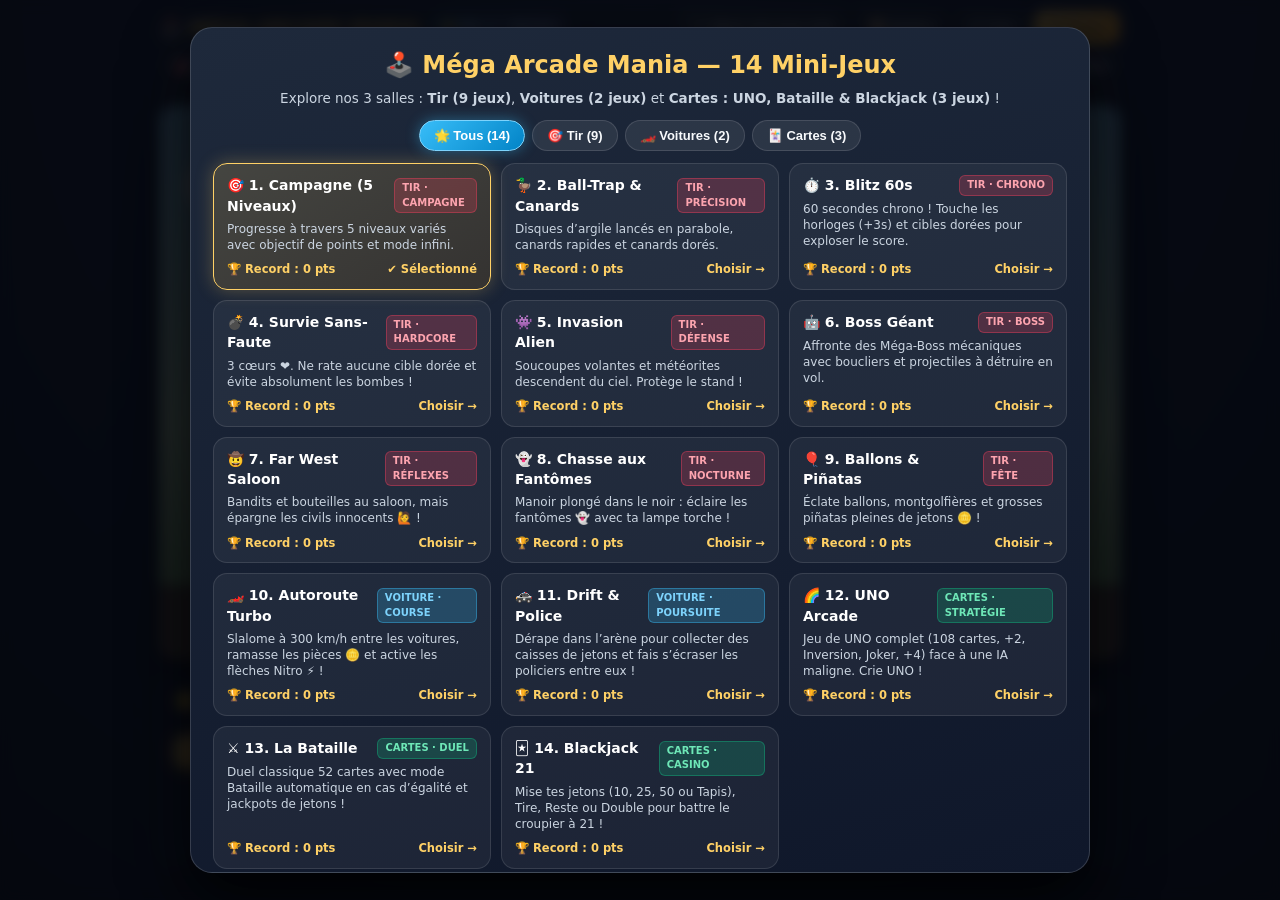
<file: index.html>
<!DOCTYPE html>
<html lang="fr">
<head>
<meta charset="UTF-8">
<meta name="viewport" content="width=device-width, initial-scale=1, viewport-fit=cover">
<title>Méga Arcade Mania — 14 Mini-Jeux (Tir, Voitures & Cartes)</title>
<style>
  *{box-sizing:border-box;user-select:none;-webkit-user-select:none}
  :root{
    --bg-dark:#0b0f17;
    --panel:rgba(255,255,255,.06);
    --panel-border:rgba(255,255,255,.12);
    --gold:#ffb703;
    --gold-light:#ffd166;
    --gold-glow:rgba(255,183,3,.42);
    --neon-blue:#38bdf8;
    --neon-pink:#f43f5e;
    --neon-green:#10b981;
    padding-top:env(safe-area-inset-top,0px);
    padding-bottom:env(safe-area-inset-bottom,0px);
  }
  body{
    margin:0;
    min-height:100vh;
    background:radial-gradient(circle at 50% 0%, #1e293b 0%, #0f172a 55%, #070b12 100%);
    color:#f8fafc;
    font-family:'Inter', system-ui, -apple-system, BlinkMacSystemFont, sans-serif;
    display:flex;
    flex-direction:column;
    align-items:center;
    padding:10px;
  }
  #topbar, #hud, #bars-wrap, #shop-container, .canvas-wrap {
    width:100%;
    max-width:960px;
  }
  #topbar{
    display:flex;
    justify-content:space-between;
    align-items:center;
    gap:8px;
    margin-bottom:8px;
    flex-wrap:wrap;
  }
  .brand-wrap{
    display:flex;
    align-items:center;
    gap:10px;
    flex-wrap:wrap;
  }
  .brand{
    font-weight:900;
    font-size:18px;
    letter-spacing:.03em;
    display:flex;
    align-items:center;
    gap:7px;
    color:var(--gold-light);
    text-shadow:0 2px 12px rgba(255,209,102,.35);
  }
  .rank-badge{
    background:linear-gradient(135deg, rgba(56,189,248,.2), rgba(168,85,247,.2));
    border:1px solid rgba(56,189,248,.4);
    color:#bae6fd;
    font-size:12px;
    font-weight:700;
    padding:4px 10px;
    border-radius:999px;
  }
  .top-actions{
    display:flex;
    gap:6px;
    flex-wrap:wrap;
    align-items:center;
  }
  button{
    padding:8px 13px;
    border:1px solid rgba(255,255,255,.12);
    border-radius:10px;
    background:#1e293b;
    color:#f8fafc;
    font-size:13.5px;
    font-weight:600;
    cursor:pointer;
    transition:transform .12s, background .2s, box-shadow .2s, border-color .2s;
    position:relative;
  }
  button:hover:not(:disabled){
    transform:translateY(-1.5px);
    background:#334155;
    border-color:rgba(255,255,255,.28);
  }
  button:active:not(:disabled){
    transform:scale(.96);
  }
  button:disabled{
    opacity:.38;
    cursor:not-allowed;
  }
  button.active{
    background:linear-gradient(135deg,#ffd166,#f59e0b);
    color:#0f172a;
    font-weight:800;
    border-color:#fef08a;
    box-shadow:0 0 14px var(--gold-glow);
  }
  button.btn-gold{
    background:linear-gradient(135deg,#ffd166,#f59e0b);
    color:#0f172a;
    font-weight:800;
  }
  button.btn-ghost{
    background:rgba(255,255,255,.07);
  }
  .notif-badge{
    position:absolute;
    top:-6px;
    right:-6px;
    background:#ef4444;
    color:#fff;
    font-size:11px;
    font-weight:900;
    min-width:19px;
    height:19px;
    border-radius:999px;
    display:inline-flex;
    align-items:center;
    justify-content:center;
    padding:0 5px;
    box-shadow:0 2px 8px rgba(239,68,68,.7);
    animation:pulseBadge 1.4s infinite;
  }
  @keyframes pulseBadge{
    0%,100%{transform:scale(1)}
    50%{transform:scale(1.18)}
  }
  #hud{
    display:flex;
    justify-content:space-between;
    align-items:center;
    flex-wrap:wrap;
    gap:6px;
    margin-bottom:6px;
  }
  .pill{
    background:var(--panel);
    border:1px solid var(--panel-border);
    border-radius:999px;
    padding:6px 13px;
    font-weight:700;
    font-size:13.5px;
    display:inline-flex;
    align-items:center;
    gap:5px;
    backdrop-filter:blur(6px);
  }
  .pill.combo-active{
    background:linear-gradient(135deg, rgba(255,183,3,.28), rgba(244,63,94,.28));
    border-color:var(--gold);
    color:#fde047;
    transform:scale(1.04);
  }
  #bars-wrap{
    display:grid;
    grid-template-columns:1fr 165px;
    gap:8px;
    margin-bottom:8px;
  }
  @media(max-width:600px){
    #bars-wrap{grid-template-columns:1fr 110px;}
  }
  .bar-box{
    height:9px;
    background:rgba(255,255,255,.1);
    border-radius:999px;
    overflow:hidden;
    position:relative;
  }
  #barfill{
    display:block;
    height:100%;
    width:0;
    background:linear-gradient(90deg,#ffd166,#fb923c);
    transition:width .2s ease-out;
  }
  #combofill{
    display:block;
    height:100%;
    width:0;
    background:linear-gradient(90deg,#38bdf8,#f43f5e);
    transition:width .08s linear;
  }
  .canvas-wrap{
    position:relative;
    border-radius:16px;
    overflow:hidden;
    box-shadow:0 16px 45px rgba(0,0,0,.7), 0 0 0 1px rgba(255,255,255,.14);
  }
  canvas{
    width:100%;
    height:auto;
    display:block;
    touch-action:none;
  }
  canvas.aim-cursor{
    cursor:none;
  }
  canvas.ui-cursor{
    cursor:pointer;
  }
  #shop-container{
    margin-top:12px;
    background:rgba(15,23,42,.82);
    border:1px solid var(--panel-border);
    border-radius:16px;
    padding:12px 14px;
    backdrop-filter:blur(8px);
  }
  .shop-header{
    display:flex;
    justify-content:space-between;
    align-items:center;
    flex-wrap:wrap;
    gap:10px;
    margin-bottom:10px;
    padding-bottom:8px;
    border-bottom:1px solid rgba(255,255,255,.08);
  }
  #tokens{
    font-weight:900;
    font-size:18px;
    color:var(--gold-light);
    display:flex;
    align-items:center;
    gap:6px;
  }
  .tabs{
    display:flex;
    gap:5px;
    flex-wrap:wrap;
  }
  .tab-btn{
    background:rgba(255,255,255,.06);
    border-radius:9px;
    padding:7px 11px;
    font-size:12.5px;
  }
  .tab-btn.active{
    background:var(--gold-light);
    color:#0f172a;
  }
  .grid{
    display:flex;
    flex-wrap:wrap;
    gap:7px;
  }
  .grid button{
    flex:1 1 auto;
    min-width:145px;
    text-align:center;
  }
  .quests-section-title{
    width:100%;
    font-size:12px;
    font-weight:800;
    text-transform:uppercase;
    letter-spacing:.06em;
    color:#94a3b8;
    margin:6px 0 4px;
  }
  .quests-grid{
    display:grid;
    grid-template-columns:repeat(auto-fit, minmax(260px, 1fr));
    gap:9px;
    width:100%;
  }
  .quest-card{
    background:rgba(255,255,255,.05);
    border:1px solid rgba(255,255,255,.1);
    border-radius:12px;
    padding:10px 12px;
    display:flex;
    flex-direction:column;
    justify-content:space-between;
    gap:8px;
  }
  .quest-card.ready{
    background:linear-gradient(135deg, rgba(255,183,3,.16), rgba(16,185,129,.14));
    border-color:var(--gold);
    box-shadow:0 0 16px rgba(255,183,3,.2);
  }
  .q-top{
    display:flex;
    justify-content:space-between;
    align-items:flex-start;
    gap:8px;
  }
  .q-title{
    font-weight:700;
    font-size:13.5px;
    color:#f8fafc;
  }
  .q-reward{
    background:rgba(255,209,102,.18);
    color:#fde047;
    font-weight:800;
    font-size:12px;
    padding:2px 8px;
    border-radius:999px;
    white-space:nowrap;
  }
  .q-prog-wrap{
    display:flex;
    align-items:center;
    gap:8px;
  }
  .q-bar{
    flex:1;
    height:7px;
    background:rgba(255,255,255,.1);
    border-radius:999px;
    overflow:hidden;
  }
  .q-bar > i{
    display:block;
    height:100%;
    background:linear-gradient(90deg, #38bdf8, #10b981);
    transition:width .25s;
  }
  .q-txt{
    font-size:11.5px;
    font-weight:700;
    color:#cbd5e1;
  }
  .stats-grid{
    display:grid;
    grid-template-columns:repeat(auto-fit, minmax(175px, 1fr));
    gap:9px;
    width:100%;
  }
  .stat-card{
    background:rgba(255,255,255,.05);
    border:1px solid rgba(255,255,255,.09);
    border-radius:12px;
    padding:10px 12px;
  }
  .stat-card h4{margin:0 0 4px;font-size:12.5px;color:#ffd166;}
  .stat-card p{margin:0;font-size:16px;font-weight:800;}
  /* Modal Hub des 14 Jeux */
  #overlay{
    position:fixed;
    inset:0;
    background:rgba(5,8,15,.86);
    backdrop-filter:blur(7px);
    display:flex;
    align-items:center;
    justify-content:center;
    padding:14px;
    z-index:30;
    transition:opacity .25s;
    overflow-y:auto;
  }
  #overlay.hidden{
    opacity:0;
    pointer-events:none;
  }
  #card{
    background:linear-gradient(165deg,#1e293b,#0f172a);
    border:1px solid rgba(255,255,255,.16);
    border-radius:22px;
    padding:20px 22px;
    max-width:900px;
    width:100%;
    text-align:center;
    line-height:1.45;
    box-shadow:0 25px 65px rgba(0,0,0,.85);
    animation:pop .28s cubic-bezier(.2,1.35,.4,1);
    max-height:94vh;
    overflow-y:auto;
  }
  @keyframes pop{
    from{transform:scale(.88);opacity:0}
    to{transform:scale(1);opacity:1}
  }
  #card h1{margin:0 0 6px;font-size:24px;color:#ffd166;}
  #card p.subtitle{margin:0 0 12px;font-size:13.5px;color:#cbd5e1;}
  .cat-filters{
    display:flex;
    justify-content:center;
    gap:7px;
    flex-wrap:wrap;
    margin-bottom:12px;
  }
  .cat-btn{
    padding:7px 14px;
    border-radius:999px;
    font-size:13px;
    background:rgba(255,255,255,.08);
  }
  .cat-btn.active{
    background:linear-gradient(135deg,#38bdf8,#0284c7);
    color:#fff;
    border-color:#7dd3fc;
    box-shadow:0 0 14px rgba(56,189,248,.4);
  }
  .modes-grid{
    display:grid;
    grid-template-columns:repeat(auto-fit, minmax(245px, 1fr));
    gap:10px;
    margin:10px 0 16px;
    text-align:left;
  }
  .mode-card{
    background:rgba(255,255,255,.05);
    border:1.5px solid rgba(255,255,255,.11);
    border-radius:14px;
    padding:11px 13px;
    cursor:pointer;
    transition:all .15s;
    display:flex;
    flex-direction:column;
    justify-content:space-between;
  }
  .mode-card:hover{
    background:rgba(255,255,255,.11);
    border-color:#ffd166;
    transform:translateY(-2px);
  }
  .mode-card.selected{
    background:linear-gradient(145deg, rgba(255,209,102,.18), rgba(245,158,11,.12));
    border-color:#ffd166;
    box-shadow:0 0 18px rgba(255,209,102,.28);
  }
  .m-head{
    display:flex;
    justify-content:space-between;
    align-items:center;
    gap:6px;
    margin-bottom:5px;
  }
  .m-title{font-weight:800;font-size:14px;color:#fff;}
  .m-tag{
    font-size:10px;
    font-weight:800;
    padding:2px 7px;
    border-radius:6px;
    text-transform:uppercase;
  }
  .tag-tir{background:rgba(244,63,94,.22);color:#fda4af;border:1px solid rgba(244,63,94,.4);}
  .tag-voiture{background:rgba(56,189,248,.22);color:#7dd3fc;border:1px solid rgba(56,189,248,.4);}
  .tag-cartes{background:rgba(16,185,129,.22);color:#6ee7b7;border:1px solid rgba(16,185,129,.4);}
  .m-desc{font-size:12px;color:#cbd5e1;line-height:1.35;}
  .m-foot{
    margin-top:8px;
    display:flex;
    justify-content:space-between;
    align-items:center;
    font-size:11.5px;
    font-weight:700;
    color:#ffd166;
  }
  #card button.big{
    font-size:17px;
    padding:12px 34px;
    border-radius:12px;
  }
</style>
</head>
<body>

  <!-- Barre supérieure -->
  <div id="topbar">
    <div class="brand-wrap">
      <div class="brand">🕹️ MÉGA ARCADE MANIA</div>
      <span class="rank-badge" id="rank-badge">⭐ Niv. 1 · Novice</span>
    </div>
    <div class="top-actions">
      <button id="btn-modes" class="btn-ghost" title="Choisir parmi les 14 jeux">🎮 Menu des jeux (14)</button>
      <button id="btn-quests-top" class="btn-ghost" title="Voir les quêtes et récompenses">📜 Quêtes</button>
      <button id="btn-sound" class="btn-ghost" title="Activer/Couper le son">🔊 Son</button>
      <button id="pause" class="btn-gold" title="Pause (P)">⏸ Pause</button>
    </div>
  </div>

  <!-- HUD en partie -->
  <div id="hud">
    <span class="pill" id="score">🎯 0 / 12</span>
    <span class="pill" id="combo-pill">🔥 Combo x1</span>
    <span class="pill" id="time">⏱ 40 s</span>
    <span class="pill" id="wname">🔫 Pistolet</span>
    <span class="pill" id="total">🏆 Record 0</span>
  </div>

  <!-- Jauges -->
  <div id="bars-wrap">
    <div class="bar-box" title="Progression"><i id="barfill"></i></div>
    <div class="bar-box" title="Multiplicateur / Bonus"><i id="combofill"></i></div>
  </div>

  <!-- Zone de jeu Canvas -->
  <div class="canvas-wrap">
    <canvas id="c" class="aim-cursor"></canvas>
  </div>

  <!-- Panneau bas : Boutique Unifiée, Quêtes & Records -->
  <div id="shop-container">
    <div class="shop-header">
      <div id="tokens">🪙 Jetons : 0</div>
      <div class="tabs" id="shop-tabs">
        <button class="tab-btn active" data-tab="weapons">🔫 Armes</button>
        <button class="tab-btn" data-tab="cars">🏎️ Bolides</button>
        <button class="tab-btn" data-tab="shooters">🎭 Héros</button>
        <button class="tab-btn" data-tab="themes">🌍 Décors</button>
        <button class="tab-btn" data-tab="quests" id="tab-quests-btn">📜 Quêtes</button>
        <button class="tab-btn" data-tab="stats">🏆 Records</button>
      </div>
    </div>
    <div class="grid" id="shop-content"></div>
  </div>

  <!-- Modal Hub de sélection des 14 mini-jeux -->
  <div id="overlay">
    <div id="card">
      <h1 id="title">🕹️ Méga Arcade Mania</h1>
      <p class="subtitle" id="desc"></p>
      <div class="cat-filters" id="cat-filters">
        <button class="cat-btn active" data-cat="all">🌟 Tous (14)</button>
        <button class="cat-btn" data-cat="tir">🎯 Tir (9)</button>
        <button class="cat-btn" data-cat="voiture">🏎️ Voitures (2)</button>
        <button class="cat-btn" data-cat="cartes">🃏 Cartes (3)</button>
      </div>
      <div class="modes-grid" id="modes-list"></div>
      <button id="go" class="big btn-gold">Lancer la partie</button>
    </div>
  </div>

<script>
const $ = id => document.getElementById(id);
const TAU = Math.PI * 2, W = 900, H = 520;
const cv = $('c'), ctx = cv.getContext('2d');
cv.width = W; cv.height = H;
const GUN = { x: W / 2, y: H - 36 };
const rr = (a, b) => a + Math.random() * (b - a);
const clamp = (v, min, max) => Math.max(min, Math.min(max, v));
const circ = (x, y, r) => { ctx.beginPath(); ctx.arc(x, y, r, 0, TAU); ctx.fill(); };

function roundRect(x, y, w, h, r) {
  ctx.beginPath();
  ctx.moveTo(x + r, y);
  ctx.lineTo(x + w - r, y);
  ctx.quadraticCurveTo(x + w, y, x + w, y + r);
  ctx.lineTo(x + w, y + h - r);
  ctx.quadraticCurveTo(x + w, y + h, x + w - r, y + h);
  ctx.lineTo(x + r, y + h);
  ctx.quadraticCurveTo(x, y + h, x, y + h - r);
  ctx.lineTo(x, y + r);
  ctx.quadraticCurveTo(x, y, x + r, y);
  ctx.closePath();
}

/* ============================================================================
   1. SYNTHÉTISEUR AUDIO WEB AUDIO API (Tir, Voitures, Cartes, Fanfares)
   ============================================================================ */
const SFX = (() => {
  let ac = null;
  function init() {
    if (!ac) {
      const AudioCtx = window.AudioContext || window.webkitAudioContext;
      if (AudioCtx) ac = new AudioCtx();
    }
    if (ac && ac.state === 'suspended') ac.resume();
  }
  function noise(dur, freq, type = 'lowpass', vol = 0.24) {
    if (!P.sound || !ac) return;
    const len = Math.floor(ac.sampleRate * dur);
    const buf = ac.createBuffer(1, len, ac.sampleRate);
    const d = buf.getChannelData(0);
    for (let i = 0; i < len; i++) d[i] = Math.random() * 2 - 1;
    const src = ac.createBufferSource();
    src.buffer = buf;
    const flt = ac.createBiquadFilter();
    flt.type = type;
    flt.frequency.setValueAtTime(freq, ac.currentTime);
    const g = ac.createGain();
    g.gain.setValueAtTime(vol, ac.currentTime);
    g.gain.exponentialRampToValueAtTime(0.001, ac.currentTime + dur);
    src.connect(flt); flt.connect(g); g.connect(ac.destination);
    src.start();
  }
  function tone(f1, f2, dur, type = 'sine', vol = 0.2, delay = 0) {
    if (!P.sound || !ac) return;
    const t0 = ac.currentTime + delay;
    const o = ac.createOscillator();
    const g = ac.createGain();
    o.type = type;
    o.frequency.setValueAtTime(f1, t0);
    if (f2) o.frequency.exponentialRampToValueAtTime(Math.max(20, f2), t0 + dur);
    g.gain.setValueAtTime(vol, t0);
    g.gain.exponentialRampToValueAtTime(0.001, t0 + dur);
    o.connect(g); g.connect(ac.destination);
    o.start(t0); o.stop(t0 + dur);
  }
  return {
    init,
    shoot(w) {
      init();
      if (!P.sound) return;
      const s = w.snd || 'pistol';
      if (s === 'pistol') { noise(0.09, 1800, 'bandpass', 0.22); tone(260, 60, 0.08, 'triangle', 0.18); }
      else if (s === 'heavy') { noise(0.18, 900, 'lowpass', 0.34); tone(150, 35, 0.16, 'sawtooth', 0.24); }
      else if (s === 'shotgun') { noise(0.24, 1100, 'lowpass', 0.38); tone(120, 30, 0.2, 'square', 0.22); }
      else if (s === 'smg') { noise(0.06, 2200, 'bandpass', 0.15); tone(320, 90, 0.05, 'sawtooth', 0.12); }
      else if (s === 'bow') { tone(520, 180, 0.12, 'triangle', 0.18); noise(0.06, 3000, 'highpass', 0.08); }
      else if (s === 'sniper') { noise(0.22, 2600, 'highpass', 0.3); tone(880, 70, 0.22, 'sawtooth', 0.24); }
      else if (s === 'rocket') { noise(0.32, 650, 'lowpass', 0.3); tone(180, 55, 0.28, 'sawtooth', 0.2); }
      else if (s === 'laser') { tone(1250, 220, 0.14, 'sawtooth', 0.2); tone(950, 180, 0.14, 'sine', 0.14); }
    },
    hit(type, combo = 1) {
      init();
      if (!P.sound) return;
      const p = Math.min(1.6, 1 + (combo - 1) * 0.08);
      if (type === 'armor') tone(920, 640, 0.08, 'square', 0.15);
      else if (type === 'canard') { tone(540, 360, 0.09, 'sawtooth', 0.15); tone(580, 340, 0.11, 'sawtooth', 0.15, 0.09); }
      else if (type === 'gold') { tone(880, 1320, 0.1, 'sine', 0.22); tone(1320, 1760, 0.2, 'triangle', 0.22, 0.08); }
      else if (type === 'clock') tone(1046, 1568, 0.14, 'sine', 0.22);
      else if (type === 'bombe' || type === 'otage') { noise(0.42, 420, 'lowpass', 0.42); tone(120, 28, 0.4, 'sawtooth', 0.32); }
      else if (type === 'balloon') { noise(0.07, 3200, 'highpass', 0.26); tone(700, 1100, 0.06, 'sine', 0.18); }
      else if (type === 'ghost') { tone(420, 780, 0.18, 'sine', 0.18); }
      else tone(440 * p, 660 * p, 0.09, 'triangle', 0.18);
    },
    card() { init(); noise(0.055, 3400, 'highpass', 0.2); tone(620, 420, 0.05, 'triangle', 0.12); },
    uno() { init(); tone(660, 880, 0.12, 'triangle', 0.25); tone(880, 1320, 0.2, 'sine', 0.25, 0.1); },
    nitro() { init(); noise(0.28, 1200, 'bandpass', 0.26); tone(220, 680, 0.25, 'sawtooth', 0.2); },
    drift() { init(); noise(0.08, 1500, 'bandpass', 0.08); },
    explode() { init(); noise(0.36, 520, 'lowpass', 0.36); tone(130, 32, 0.34, 'sawtooth', 0.26); },
    buy() { init(); tone(523, 659, 0.09, 'sine', 0.2); tone(659, 1046, 0.16, 'sine', 0.22, 0.08); },
    win() { init(); [523, 659, 784, 1046].forEach((f, i) => tone(f, f * 1.02, 0.16, 'triangle', 0.22, i * 0.1)); },
    lose() { init(); [340, 290, 220].forEach((f, i) => tone(f, f * 0.9, 0.2, 'sawtooth', 0.18, i * 0.14)); }
  };
})();

/* ============================================================================
   2. DONNÉES : 14 MINI-JEUX, 11 ARMES, 8 BOLIDES, 12 HÉROS, 12 DÉCORS
   ============================================================================ */
const MODES = [
  // --- CATÉGORIE TIR (9) ---
  { id: 'campaign', cat: 'tir', icon: '🎯', tag: 'Tir · Campagne', name: '1. Campagne (5 Niveaux)', desc: 'Progresse à travers 5 niveaux variés avec objectif de points et mode infini.' },
  { id: 'duckhunt', cat: 'tir', icon: '🦆', tag: 'Tir · Précision', name: '2. Ball-Trap & Canards', desc: 'Disques d’argile lancés en parabole, canards rapides et canards dorés.' },
  { id: 'blitz',    cat: 'tir', icon: '⏱️', tag: 'Tir · Chrono', name: '3. Blitz 60s', desc: '60 secondes chrono ! Touche les horloges (+3s) et cibles dorées pour exploser le score.' },
  { id: 'survival', cat: 'tir', icon: '💣', tag: 'Tir · Hardcore', name: '4. Survie Sans-Faute', desc: '3 cœurs ❤️. Ne rate aucune cible dorée et évite absolument les bombes !' },
  { id: 'invasion', cat: 'tir', icon: '👾', tag: 'Tir · Défense', name: '5. Invasion Alien', desc: 'Soucoupes volantes et météorites descendent du ciel. Protège le stand !' },
  { id: 'boss',     cat: 'tir', icon: '🤖', tag: 'Tir · Boss', name: '6. Boss Géant', desc: 'Affronte des Méga-Boss mécaniques avec boucliers et projectiles à détruire en vol.' },
  { id: 'farwest',  cat: 'tir', icon: '🤠', tag: 'Tir · Réflexes', name: '7. Far West Saloon', desc: 'Bandits et bouteilles au saloon, mais épargne les civils innocents 🙋 !' },
  { id: 'ghost',    cat: 'tir', icon: '👻', tag: 'Tir · Nocturne', name: '8. Chasse aux Fantômes', desc: 'Manoir plongé dans le noir : éclaire les fantômes 👻 avec ta lampe torche !' },
  { id: 'balloons', cat: 'tir', icon: '🎈', tag: 'Tir · Fête', name: '9. Ballons & Piñatas', desc: 'Éclate ballons, montgolfières et grosses piñatas pleines de jetons 🪙 !' },
  // --- CATÉGORIE VOITURES (2) ---
  { id: 'course',   cat: 'voiture', icon: '🏎️', tag: 'Voiture · Course', name: '10. Autoroute Turbo', desc: 'Slalome à 300 km/h entre les voitures, ramasse les pièces 🪙 et active les flèches Nitro ⚡ !' },
  { id: 'drift',    cat: 'voiture', icon: '🚓', tag: 'Voiture · Poursuite', name: '11. Drift & Police', desc: 'Dérape dans l’arène pour collecter des caisses de jetons et fais s’écraser les policiers entre eux !' },
  // --- CATÉGORIE CARTES (3) ---
  { id: 'uno',      cat: 'cartes', icon: '🌈', tag: 'Cartes · Stratégie', name: '12. UNO Arcade', desc: 'Jeu de UNO complet (108 cartes, +2, Inversion, Joker, +4) face à une IA maligne. Crie UNO !' },
  { id: 'bataille', cat: 'cartes', icon: '⚔️', tag: 'Cartes · Duel', name: '13. La Bataille', desc: 'Duel classique 52 cartes avec mode Bataille automatique en cas d’égalité et jackpots de jetons !' },
  { id: 'blackjack',cat: 'cartes', icon: '🃏', tag: 'Cartes · Casino', name: '14. Blackjack 21', desc: 'Mise tes jetons (10, 25, 50 ou Tapis), Tire, Reste ou Double pour battre le croupier à 21 !' }
];

const WEAPONS = [
  { name: 'Pistolet', price: 0, cool: 330, pellets: 1, spread: 0.01, dmg: 1, color: '#cbd5e1', snd: 'pistol' },
  { name: 'Revolver', price: 10, cool: 480, pellets: 1, spread: 0.005, dmg: 2, color: '#94a3b8', snd: 'heavy' },
  { name: 'Fusil à pompe', price: 20, cool: 760, pellets: 6, spread: 0.12, dmg: 1, color: '#b45309', snd: 'shotgun' },
  { name: 'Mitraillette', price: 30, cool: 88, pellets: 1, spread: 0.06, dmg: 1, color: '#f87171', snd: 'smg' },
  { name: "Fusil d'assaut", price: 45, cool: 145, pellets: 1, spread: 0.03, dmg: 1, color: '#4ade80', snd: 'smg' },
  { name: 'Arbalète', price: 55, cool: 850, pellets: 1, spread: 0, dmg: 3, color: '#d97706', snd: 'bow' },
  { name: 'Sniper', price: 60, cool: 1050, pellets: 1, spread: 0, dmg: 4, color: '#38bdf8', snd: 'sniper' },
  { name: 'Lance-grenades', price: 75, cool: 950, pellets: 1, spread: 0.02, dmg: 2, splash: 75, color: '#84cc16', snd: 'rocket' },
  { name: 'Lance-roquette', price: 100, cool: 1250, pellets: 1, spread: 0, dmg: 3, splash: 125, color: '#ef4444', snd: 'rocket' },
  { name: 'Mini-gun', price: 150, cool: 58, pellets: 1, spread: 0.08, dmg: 1, color: '#facc15', snd: 'smg' },
  { name: 'Canon laser', price: 200, cool: 240, pellets: 1, spread: 0, dmg: 5, color: '#f472b6', snd: 'laser' }
];

const CARS = [
  { name: 'Citadine', price: 0, speed: 1.0, handling: 1.0, body: '#ef4444', stripe: '#ffffff', style: 'compact' },
  { name: 'Coupé Sport', price: 25, speed: 1.12, handling: 1.12, body: '#3b82f6', stripe: '#facc15', style: 'sport' },
  { name: 'Muscle Car', price: 45, speed: 1.22, handling: 1.05, body: '#f97316', stripe: '#111827', style: 'muscle' },
  { name: 'Rallye 4x4', price: 65, speed: 1.18, handling: 1.32, body: '#10b981', stripe: '#fef08a', style: 'rally' },
  { name: 'Police Interceptor', price: 90, speed: 1.28, handling: 1.22, body: '#0f172a', stripe: '#38bdf8', style: 'police' },
  { name: 'Formule 1', price: 130, speed: 1.42, handling: 1.38, body: '#dc2626', stripe: '#f8fafc', style: 'f1' },
  { name: 'Cyber-Truck', price: 165, speed: 1.35, handling: 1.25, body: '#94a3b8', stripe: '#22d3ee', style: 'cyber' },
  { name: 'Hypercar Dorée', price: 220, speed: 1.52, handling: 1.45, body: '#eab308', stripe: '#18181b', style: 'hyper' }
];

const KINDS = {
  cible:      { r: 21, pts: 1, hp: 1, life: 2400 },
  canard:     { r: 22, pts: 3, hp: 1, life: Infinity },
  pigeon:     { r: 17, pts: 4, hp: 1, life: Infinity },
  blindee:    { r: 28, pts: 5, hp: 3, life: 4200 },
  caisse:     { r: 19, pts: 2, hp: 1, life: 2800 },
  doree:      { r: 18, pts: 10, hp: 1, life: 2200 },
  horloge:    { r: 20, pts: 2, hp: 1, life: 2600 },
  bombe:      { r: 20, pts: -5, hp: 1, life: 3200 },
  alien:      { r: 24, pts: 4, hp: 2, life: Infinity },
  meteore:    { r: 27, pts: 6, hp: 3, life: Infinity },
  boss:       { r: 58, pts: 40, hp: 35, life: Infinity },
  bossOrb:    { r: 16, pts: 2, hp: 1, life: Infinity },
  bandit:     { r: 24, pts: 4, hp: 1, life: 2300 },
  bouteille:  { r: 16, pts: 3, hp: 1, life: 2500 },
  otage:      { r: 24, pts: -8, hp: 1, life: 2400 },
  fantome:    { r: 25, pts: 5, hp: 1, life: 4500 },
  citrouille: { r: 22, pts: 4, hp: 2, life: 3600 },
  chauve:     { r: 18, pts: 3, hp: 1, life: Infinity },
  ballon:     { r: 22, pts: 2, hp: 1, life: Infinity },
  montgolf:   { r: 30, pts: 5, hp: 2, life: Infinity },
  pinata:     { r: 34, pts: 12, hp: 4, life: Infinity }
};

const LEVELS = [
  { label: 'Facile', goal: 12, time: 40, types: ['cible', 'cible', 'doree'], spawn: 850, speed: 1, max: 5 },
  { label: 'Canards', goal: 24, time: 42, types: ['cible', 'canard', 'canard', 'doree'], spawn: 760, speed: 1.2, max: 6 },
  { label: 'Blindées', goal: 40, time: 45, types: ['cible', 'canard', 'blindee', 'caisse'], spawn: 680, speed: 1.35, max: 7 },
  { label: 'Pièges', goal: 58, time: 48, types: ['cible', 'canard', 'blindee', 'caisse', 'bombe', 'doree'], spawn: 580, speed: 1.55, max: 8 },
  { label: 'Expert', goal: 80, time: 52, types: ['canard', 'blindee', 'caisse', 'bombe', 'doree', 'pigeon'], spawn: 460, speed: 1.85, max: 9 }
];

const THEMES = [
  { name: 'Classique', ico: '🌤️', lvl: 0, sky: ['#7ec4eb', '#bfe3b4', '#6b9a4f'], ground: '#5a4a32', ring: '#d33', duck: '#ffd21f', felt: '#14532d' },
  { name: 'Nuit', ico: '🌙', lvl: 1, stars: true, sky: ['#0b1026', '#243b6b', '#1a2a18'], ground: '#2a2a2a', ring: '#0ff', duck: '#ffe066', cloud: 'rgba(255,255,255,.15)', felt: '#1e1b4b' },
  { name: 'Désert', ico: '🏜️', lvl: 2, sky: ['#f7c873', '#fbe3a8', '#d9a35a'], ground: '#b98a4a', ring: '#c0392b', duck: '#8d5524', felt: '#78350f' },
  { name: 'Neige', ico: '❄️', lvl: 3, snow: true, sky: ['#cfe8f7', '#f2fafd', '#e8f1f5'], ground: '#ffffff', ring: '#2c7be5', duck: '#ff7b00', felt: '#0c4a6e' },
  { name: 'Montagne', ico: '⛰️', price: 40, sky: ['#6fa8dc', '#b7d7f2', '#e8f1f8'], ground: '#5d6b4a', peaks: '#8a8f96', ring: '#e67e22', duck: '#f1c40f', felt: '#064e3b' },
  { name: 'Russie (hiver)', ico: '🐻', price: 50, snow: true, sky: ['#9fb8c9', '#dfe9f0', '#eef3f6'], ground: '#ffffff', peaks: '#c9d6e0', ring: '#c0392b', duck: '#2c3e50', felt: '#1e293b' },
  { name: 'Volcan', ico: '🌋', price: 60, embers: true, sky: ['#2a0a04', '#7a2a0a', '#ff6b00'], ground: '#2b1b17', peaks: '#1a0f0c', ring: '#ffcc00', duck: '#ffb347', felt: '#450a0a' },
  { name: 'Enfer rouge', ico: '😈', price: 80, embers: true, sky: ['#3a0a0a', '#8b1a1a', '#4a1010'], ground: '#5a1f1f', peaks: '#2e0b0b', ring: '#ffcc00', duck: '#ff8c00', felt: '#7f1d1d' },
  { name: 'Everest', ico: '🏔️', price: 120, snow: true, sky: ['#0b1a33', '#3c5a80', '#e8f3ff'], ground: '#f5fbff', peaks: '#dfe9f2', ring: '#e74c3c', duck: '#ffd21f', felt: '#0f172a' },
  { name: 'Fromage', ico: '🧀', price: 25, sky: ['#fff3a0', '#ffe066', '#f5c518'], ground: '#e0a800', ring: '#fff', duck: '#ff6f00', felt: '#854d0e' },
  { name: 'Bonbonland', ico: '🍭', price: 35, sky: ['#ffc6e8', '#ffe0f4', '#ff8fd0'], ground: '#ffb3de', ring: '#7b2cbf', duck: '#00e5ff', felt: '#701a75' },
  { name: 'Discothèque', ico: '🪩', price: 70, disco: true, sky: ['#222', '#333', '#111'], ground: '#111', ring: '#ff00ff', duck: '#00ffff', felt: '#311042' }
];

const SHOOTERS = [
  { n: 'Soldat', e: '🪖', price: 0 }, { n: 'Président', e: '🤵', price: 0 },
  { n: 'Cowboy', e: '🤠', price: 0 }, { n: 'Ninja', e: '🥷', price: 0 },
  { n: 'Poule', e: '🐔', price: 15 }, { n: 'Grenouille', e: '🐸', price: 25 },
  { n: 'Perroquet', e: '🦜', price: 30 }, { n: 'Mamie', e: '👵', price: 40 },
  { n: 'Zombie', e: '🧟', price: 45 }, { n: 'Robot', e: '🤖', price: 60 },
  { n: 'Alien', e: '👽', price: 80 }, { n: 'Licorne', e: '🦄', price: 100 }
];

/* ============================================================================
   3. QUÊTES DYNAMIQUES MULTI-GENRES & SUCCÈS PERMANENTS
   ============================================================================ */
const QUEST_TEMPLATES = [
  { type: 'kills', title: '🎯 Élimine 25 cibles au stand', goal: 25, reward: 20 },
  { type: 'ducks', title: '🦆 Touche 10 canards ou pigeons', goal: 10, reward: 25 },
  { type: 'combo', title: '🔥 Atteins un Combo x5 au tir', goal: 1, reward: 30 },
  { type: 'tokens', title: '🪙 Gagne 45 jetons en jeu', goal: 45, reward: 25 },
  { type: 'ghosts', title: '👻 Chasse 12 fantômes ou citrouilles', goal: 12, reward: 30 },
  { type: 'balloons', title: '🎈 Éclate 20 ballons ou piñatas', goal: 20, reward: 25 },
  { type: 'boss', title: '🤖 Bats 1 Boss Géant', goal: 1, reward: 40 },
  { type: 'drive_dist', title: '🏎️ Parcours 600 m sur Autoroute Turbo', goal: 600, reward: 30 },
  { type: 'police_wreck', title: '🚓 Sème 5 voitures de police en Drift', goal: 5, reward: 35 },
  { type: 'battle_tricks', title: '⚔️ Gagne 6 plis à La Bataille', goal: 6, reward: 25 },
  { type: 'uno_special', title: '🌈 Pose 3 cartes spéciales au UNO', goal: 3, reward: 30 },
  { type: 'card_wins', title: '🃏 Remporte 2 manches de cartes (UNO/Bataille/21)', goal: 2, reward: 40 }
];

const CAREER_ACHIEVEMENTS = [
  { id: 'c_weapons', title: '🔫 Arsenal varié (5 armes)', check: () => P.wOwned.length, goal: 5, reward: 50 },
  { id: 'c_all_weapons', title: '👑 Maître Armurier (11 armes)', check: () => P.wOwned.length, goal: 11, reward: 150 },
  { id: 'c_cars', title: '🏎️ Collectionneur Auto (4 bolides)', check: () => P.cOwned.length, goal: 4, reward: 60 },
  { id: 'c_all_cars', title: '🏁 Écurie de Légende (8 bolides)', check: () => P.cOwned.length, goal: 8, reward: 150 },
  { id: 'c_shooters', title: '🎭 Troupe d’élite (8 héros)', check: () => P.sOwned.length, goal: 8, reward: 60 },
  { id: 'c_themes', title: '🌍 Globe-trotter (8 décors)', check: () => P.tOwned.length + Math.min(4, P.maxLevel + 1), goal: 8, reward: 60 },
  { id: 'c_kills500', title: '🎯 Tireur d’élite (500 cibles)', check: () => P.stats.totalKills, goal: 500, reward: 120 },
  { id: 'c_cardmaster', title: '🃏 Roi des Cartes (10 victoires cartes)', check: () => P.stats.cardWins, goal: 10, reward: 90 },
  { id: 'c_modes', title: '🕹️ Touche-à-tout (8 jeux testés)', check: () => Object.values(P.best).filter(v => v > 0).length, goal: 8, reward: 100 }
];

/* ============================================================================
   4. SAUVEGARDE & MIGRATION COMPATIBLE (stand-de-tir-v2 / v3 / v1)
   ============================================================================ */
const KEY_MAIN = 'mega-arcade-mania-v1';
const KEY_OLD4 = 'arcade-tir-mania-v1';
const KEY_OLD3 = 'stand-de-tir-v3';
const KEY_OLD2 = 'stand-de-tir-v2';

const P = {
  tokens: 0,
  maxLevel: 0,
  theme: 0,
  shooter: 0,
  car: 0,
  wOwned: [0],
  cOwned: [0],
  sOwned: [0, 1, 2, 3],
  tOwned: [],
  sound: true,
  xp: 0,
  best: {
    campaign: 0, duckhunt: 0, blitz: 0, survival: 0,
    invasion: 0, boss: 0, farwest: 0, ghost: 0, balloons: 0,
    course: 0, drift: 0, uno: 0, bataille: 0, blackjack: 0
  },
  stats: { totalKills: 0, bossesDefeated: 0, cardWins: 0, policeWrecked: 0 },
  activeQuests: [],
  claimedCareer: []
};

function generateQuest(excludeTitles = []) {
  const pool = QUEST_TEMPLATES.filter(q => !excludeTitles.includes(q.title));
  const tpl = pool[Math.floor(Math.random() * pool.length)] || QUEST_TEMPLATES[0];
  return {
    id: 'q_' + Date.now() + '_' + Math.floor(Math.random() * 9999),
    type: tpl.type,
    title: tpl.title,
    goal: tpl.goal,
    prog: 0,
    reward: tpl.reward
  };
}

function ensureQuests() {
  if (!Array.isArray(P.activeQuests)) P.activeQuests = [];
  while (P.activeQuests.length < 3) {
    const existing = P.activeQuests.map(q => q.title);
    P.activeQuests.push(generateQuest(existing));
  }
}

function save() {
  try { localStorage.setItem(KEY_MAIN, JSON.stringify(P)); } catch (e) {}
}

function load() {
  try {
    const raw = localStorage.getItem(KEY_MAIN) || localStorage.getItem(KEY_OLD4) || localStorage.getItem(KEY_OLD3) || localStorage.getItem(KEY_OLD2);
    if (raw) {
      const parsed = JSON.parse(raw);
      Object.assign(P, parsed);
      P.best = Object.assign({
        campaign: 0, duckhunt: 0, blitz: 0, survival: 0,
        invasion: 0, boss: 0, farwest: 0, ghost: 0, balloons: 0,
        course: 0, drift: 0, uno: 0, bataille: 0, blackjack: 0
      }, parsed.best || {});
      P.stats = Object.assign({ totalKills: 0, bossesDefeated: 0, cardWins: 0, policeWrecked: 0 }, parsed.stats || {});
      if (!Array.isArray(P.cOwned) || !P.cOwned.length) P.cOwned = [0];
      if (typeof P.car !== 'number') P.car = 0;
      if (!Array.isArray(P.claimedCareer)) P.claimedCareer = [];
    }
  } catch (e) {}
  ensureQuests();
  save();
}
load();

function progressQuest(type, amount = 1, setMax = false) {
  let updated = false;
  for (const q of P.activeQuests) {
    if (q.type === type && q.prog < q.goal) {
      q.prog = setMax ? Math.max(q.prog, amount) : Math.min(q.goal, q.prog + amount);
      updated = true;
    }
  }
  if (updated) {
    dirty = true;
    save();
  }
}

function countClaimableQuests() {
  let count = P.activeQuests.filter(q => q.prog >= q.goal).length;
  for (const c of CAREER_ACHIEVEMENTS) {
    if (!P.claimedCareer.includes(c.id) && c.check() >= c.goal) count++;
  }
  return count;
}

/* ============================================================================
   5. ÉTAT GLOBAL, ENTRÉES & ZONES CLIQUABLES DU CANVAS
   ============================================================================ */
let mode = 'campaign';
let hubCat = 'all';
let shopTab = 'weapons';
let state = 'menu'; // 'menu' | 'play' | 'paused' | 'levelup' | 'gameover'
let level = 0, total = 0, score = 0, timeLeft = 40, lives = 3;
let bossStage = 1;
let cur = 0, dirty = true, clock = 0, last = 0, spawnT = 0, lastShot = 0;
let holding = false, shake = 0, flashT = 0, recoil = 0;
let combo = 1, comboTimer = 0;
const COMBO_MAX_TIME = 2400;
let freezeTimer = 0, rapidTimer = 0;
let mouse = { x: W / 2, y: H / 2, down: false };
const keys = {};
let canvasButtons = []; // Zones interactives cliquables dans le canvas (pour les cartes & tactile)

let targets = [], dying = [], parts = [], tracers = [], rings = [], pops = [];
const clouds = Array.from({ length: 5 }, () => ({ x: Math.random() * W, y: 30 + Math.random() * 120, s: .6 + Math.random() * .8, v: .08 + Math.random() * .15 }));
const stars = Array.from({ length: 45 }, () => ({ x: Math.random() * W, y: Math.random() * (H - 90), r: 0.7 + Math.random() * 1.5, p: Math.random() * TAU }));
const weatherParts = Array.from({ length: 40 }, () => ({ x: Math.random() * W, y: Math.random() * H, vy: 0.6 + Math.random() * 1.4, vx: (Math.random() - 0.5) * 0.6, s: 1.5 + Math.random() * 2.5 }));

function themeOwned(i) {
  const t = THEMES[i];
  return P.tOwned.includes(i) || (t.lvl !== undefined && t.lvl <= P.maxLevel);
}
function addPop(x, y, text, color, scale = 1) {
  pops.push({ x, y, text, color, life: 950, max: 950, scale });
}
function burst(x, y, c, n, sp) {
  for (let i = 0; i < n; i++) {
    const a = Math.random() * TAU, v = Math.random() * sp;
    parts.push({ x, y, vx: Math.cos(a) * v, vy: Math.sin(a) * v - 1.2, life: 450 + Math.random() * 350, max: 800, c, s: 1.8 + Math.random() * 2.6, rot: 0, vr: 0 });
  }
}

/* ============================================================================
   6. MOTEUR DES 2 JEUX DE VOITURES (AUTOROUTE TURBO & DRIFT POLICE)
   ============================================================================ */
const RACE = {
  playerX: W / 2,
  playerY: H - 95,
  targetX: W / 2,
  roadScroll: 0,
  dist: 0,
  speed: 340,
  nitro: 0,
  invuln: 0,
  obstacles: [],
  pickups: [],
  spawnCD: 0,
  coinCD: 0
};

const DRIFT = {
  x: W / 2,
  y: H / 2,
  angle: -Math.PI / 2,
  vx: 0,
  vy: 0,
  speed: 0,
  skids: [],
  cops: [],
  crates: [],
  copTimer: 0,
  wrecked: 0
};

function initRaceMode() {
  RACE.playerX = W / 2;
  RACE.targetX = W / 2;
  RACE.playerY = H - 92;
  RACE.roadScroll = 0;
  RACE.dist = 0;
  RACE.speed = 320 * CARS[P.car].speed;
  RACE.nitro = 0;
  RACE.invuln = 0;
  RACE.obstacles = [];
  RACE.pickups = [];
  RACE.spawnCD = 600;
  RACE.coinCD = 400;
  lives = 3;
}

function initDriftMode() {
  DRIFT.x = W / 2;
  DRIFT.y = H / 2;
  DRIFT.angle = -Math.PI / 2;
  DRIFT.vx = 0;
  DRIFT.vy = 0;
  DRIFT.skids = [];
  DRIFT.cops = [];
  DRIFT.crates = [];
  DRIFT.copTimer = 1200;
  DRIFT.wrecked = 0;
  lives = 3;
  for (let i = 0; i < 4; i++) spawnDriftCrate();
  spawnCop();
  spawnCop();
}

function spawnDriftCrate() {
  DRIFT.crates.push({
    x: 90 + Math.random() * (W - 180),
    y: 80 + Math.random() * (H - 160),
    r: 18,
    bob: Math.random() * TAU
  });
}

function spawnCop() {
  const side = Math.floor(Math.random() * 4);
  let x = 0, y = 0;
  if (side === 0) { x = Math.random() * W; y = -30; }
  else if (side === 1) { x = W + 30; y = Math.random() * H; }
  else if (side === 2) { x = Math.random() * W; y = H + 30; }
  else { x = -30; y = Math.random() * H; }
  DRIFT.cops.push({ x, y, angle: 0, spd: 2.3 + Math.min(1.6, score / 90) });
}

function updateRace(dt) {
  const carSpec = CARS[P.car];
  const roadLeft = 210, roadRight = W - 210;
  const laneCenters = [265, 388, 512, 635];

  if (RACE.nitro > 0) RACE.nitro = Math.max(0, RACE.nitro - dt);
  if (RACE.invuln > 0) RACE.invuln = Math.max(0, RACE.invuln - dt);

  const baseSpd = (330 + Math.min(340, RACE.dist * 0.08)) * carSpec.speed;
  RACE.speed = RACE.nitro > 0 ? baseSpd * 1.55 : baseSpd;

  const moveSpd = 380 * carSpec.handling * (dt / 1000);
  if (keys['ArrowLeft'] || keys['KeyA'] || keys['KeyQ']) RACE.playerX -= moveSpd;
  if (keys['ArrowRight'] || keys['KeyD']) RACE.playerX += moveSpd;
  if (mouse.down) {
    const diff = mouse.x - RACE.playerX;
    RACE.playerX += clamp(diff * 8 * (dt / 1000), -moveSpd * 1.25, moveSpd * 1.25);
  }
  RACE.playerX = clamp(RACE.playerX, roadLeft + 26, roadRight - 26);

  const dy = RACE.speed * (dt / 1000);
  RACE.roadScroll = (RACE.roadScroll + dy) % 80;
  const prevDist = Math.floor(RACE.dist);
  RACE.dist += dy * 0.12;
  const newDist = Math.floor(RACE.dist);
  if (newDist > prevDist) {
    score += (newDist - prevDist);
    progressQuest('drive_dist', newDist - prevDist);
  }
  timeLeft += dt / 1000;

  // Apparition trafic
  RACE.spawnCD -= dt;
  if (RACE.spawnCD <= 0) {
    const lane = laneCenters[Math.floor(Math.random() * laneCenters.length)];
    const isTruck = Math.random() < 0.28;
    const cols = ['#38bdf8', '#a855f7', '#f43f5e', '#10b981', '#eab308', '#e2e8f0'];
    RACE.obstacles.push({
      x: lane,
      y: -70,
      w: isTruck ? 44 : 36,
      h: isTruck ? 88 : 62,
      vy: RACE.speed * (isTruck ? 0.58 : 0.48),
      color: cols[Math.floor(Math.random() * cols.length)],
      isTruck
    });
    RACE.spawnCD = Math.max(340, 920 - RACE.dist * 0.22);
  }

  // Apparition pièces & flèches Nitro
  RACE.coinCD -= dt;
  if (RACE.coinCD <= 0) {
    const lane = laneCenters[Math.floor(Math.random() * laneCenters.length)];
    const isNitro = Math.random() < 0.24;
    RACE.pickups.push({
      x: lane,
      y: -30,
      r: 18,
      type: isNitro ? 'nitro' : 'coin'
    });
    RACE.coinCD = 550 + Math.random() * 450;
  }

  // Flammes Nitro
  if (RACE.nitro > 0) {
    parts.push({
      x: RACE.playerX + rr(-8, 8), y: RACE.playerY + 34,
      vx: rr(-0.6, 0.6), vy: rr(3, 6), life: 220, max: 220,
      c: Math.random() < 0.5 ? '#38bdf8' : '#fde047', s: 4, rot: 0, vr: 0
    });
  }

  for (const o of RACE.obstacles) {
    o.y += o.vy * (dt / 1000);
    if (Math.abs(o.x - RACE.playerX) < (o.w / 2 + 16) && Math.abs(o.y - RACE.playerY) < (o.h / 2 + 26)) {
      if (RACE.nitro > 0) {
        // Défonce le trafic en mode Nitro !
        o.dead = true;
        score += 15;
        P.tokens += 2;
        progressQuest('tokens', 2);
        SFX.explode();
        shake = 10;
        burst(o.x, o.y, '#38bdf8', 20, 6);
        addPop(o.x, o.y - 20, '⚡ ÉCRASÉ ! +15 pts', '#38bdf8');
      } else if (RACE.invuln <= 0) {
        o.dead = true;
        lives--;
        RACE.invuln = 1500;
        shake = 16;
        SFX.hit('bombe');
        burst(RACE.playerX, RACE.playerY, '#ef4444', 24, 7);
        addPop(RACE.playerX, RACE.playerY - 30, '💥 COLLISION ! -1 ❤️', '#ef4444', 1.2);
        if (lives <= 0) {
          endRun('💥 Crash sur l’autoroute !');
          return;
        }
      }
    }
  }
  RACE.obstacles = RACE.obstacles.filter(o => !o.dead && o.y < H + 110);

  for (const pk of RACE.pickups) {
    pk.y += RACE.speed * 0.85 * (dt / 1000);
    if (Math.hypot(pk.x - RACE.playerX, pk.y - RACE.playerY) < 38) {
      pk.dead = true;
      if (pk.type === 'nitro') {
        RACE.nitro = 3200;
        score += 20;
        SFX.nitro();
        addPop(pk.x, pk.y - 20, '⚡ TURBO NITRO !', '#38bdf8', 1.25);
      } else {
        score += 10;
        P.tokens += 2;
        progressQuest('tokens', 2);
        SFX.buy();
        addPop(pk.x, pk.y - 16, '+10 pts · +2 🪙', '#fde047');
      }
      dirty = true;
      save();
    }
  }
  RACE.pickups = RACE.pickups.filter(pk => !pk.dead && pk.y < H + 50);
}

function updateDrift(dt) {
  const carSpec = CARS[P.car];
  const turnSpd = 3.6 * carSpec.handling * (dt / 1000);
  const accel = 420 * carSpec.speed * (dt / 1000);

  let steering = 0;
  if (keys['ArrowLeft'] || keys['KeyA'] || keys['KeyQ']) steering -= 1;
  if (keys['ArrowRight'] || keys['KeyD']) steering += 1;

  if (mouse.down) {
    const desired = Math.atan2(mouse.y - DRIFT.y, mouse.x - DRIFT.x);
    let diff = desired - DRIFT.angle;
    while (diff > Math.PI) diff -= TAU;
    while (diff < -Math.PI) diff += TAU;
    DRIFT.angle += clamp(diff * 6 * (dt / 1000), -turnSpd * 1.2, turnSpd * 1.2);
    DRIFT.vx += Math.cos(DRIFT.angle) * accel;
    DRIFT.vy += Math.sin(DRIFT.angle) * accel;
  } else {
    DRIFT.angle += steering * turnSpd;
    const thrust = (keys['ArrowDown'] || keys['KeyS']) ? 0.35 : 1.0;
    DRIFT.vx += Math.cos(DRIFT.angle) * accel * thrust;
    DRIFT.vy += Math.sin(DRIFT.angle) * accel * thrust;
  }

  // Physique d'inertie et dérapage contrôlé
  const grip = Math.pow(0.08, dt / 1000);
  DRIFT.vx *= grip;
  DRIFT.vy *= grip;
  const maxV = 270 * carSpec.speed;
  const curV = Math.hypot(DRIFT.vx, DRIFT.vy);
  if (curV > maxV) {
    DRIFT.vx = (DRIFT.vx / curV) * maxV;
    DRIFT.vy = (DRIFT.vy / curV) * maxV;
  }

  DRIFT.x += DRIFT.vx * (dt / 1000);
  DRIFT.y += DRIFT.vy * (dt / 1000);

  // Rebond doux sur les bordures de l'arène
  if (DRIFT.x < 34) { DRIFT.x = 34; DRIFT.vx *= -0.5; }
  if (DRIFT.x > W - 34) { DRIFT.x = W - 34; DRIFT.vx *= -0.5; }
  if (DRIFT.y < 34) { DRIFT.y = 34; DRIFT.vy *= -0.5; }
  if (DRIFT.y > H - 34) { DRIFT.y = H - 34; DRIFT.vy *= -0.5; }

  // Traces de pneus si angle de dérive important
  const velAng = Math.atan2(DRIFT.vy, DRIFT.vx);
  let slip = Math.abs(velAng - DRIFT.angle);
  if (slip > Math.PI) slip = TAU - slip;
  if (curV > 90 && slip > 0.28) {
    DRIFT.skids.push({ x: DRIFT.x, y: DRIFT.y, a: DRIFT.angle, life: 2200 });
    if (Math.random() < 0.35) {
      parts.push({ x: DRIFT.x, y: DRIFT.y, vx: rr(-0.4, 0.4), vy: rr(-0.4, 0.4), life: 320, max: 320, c: 'rgba(226,232,240,0.45)', s: 4.5, rot: 0, vr: 0 });
    }
  }
  for (const s of DRIFT.skids) s.life -= dt;
  DRIFT.skids = DRIFT.skids.filter(s => s.life > 0);

  timeLeft += dt / 1000;

  // Collecte des caisses de jetons
  for (const cr of DRIFT.crates) {
    if (Math.hypot(cr.x - DRIFT.x, cr.y - DRIFT.y) < 36) {
      cr.dead = true;
      score += 15;
      P.tokens += 3;
      progressQuest('tokens', 3);
      SFX.buy();
      burst(cr.x, cr.y, '#ffd166', 16, 5);
      addPop(cr.x, cr.y - 18, '+15 pts · +3 🪙', '#fde047');
      dirty = true;
      save();
    }
  }
  DRIFT.crates = DRIFT.crates.filter(c => !c.dead);
  while (DRIFT.crates.length < 4) spawnDriftCrate();

  // Apparition et poursuite des voitures de police
  DRIFT.copTimer -= dt;
  if (DRIFT.copTimer <= 0 && DRIFT.cops.length < 6) {
    spawnCop();
    DRIFT.copTimer = Math.max(2400, 4800 - score * 12);
  }

  for (let i = 0; i < DRIFT.cops.length; i++) {
    const c = DRIFT.cops[i];
    if (c.dead) continue;
    const targetAng = Math.atan2(DRIFT.y - c.y, DRIFT.x - c.x);
    let diff = targetAng - c.angle;
    while (diff > Math.PI) diff -= TAU;
    while (diff < -Math.PI) diff += TAU;
    c.angle += clamp(diff * 2.4 * (dt / 1000), -2.2 * (dt / 1000), 2.2 * (dt / 1000));
    c.x += Math.cos(c.angle) * c.spd * (dt / 16);
    c.y += Math.sin(c.angle) * c.spd * (dt / 16);

    // Collision entre deux voitures de police -> Explosion & bonus !
    for (let j = i + 1; j < DRIFT.cops.length; j++) {
      const c2 = DRIFT.cops[j];
      if (!c2.dead && Math.hypot(c.x - c2.x, c.y - c2.y) < 34) {
        c.dead = true;
        c2.dead = true;
        score += 30;
        P.tokens += 5;
        P.stats.policeWrecked += 2;
        progressQuest('police_wreck', 2);
        progressQuest('tokens', 5);
        SFX.explode();
        shake = 14;
        burst((c.x + c2.x) / 2, (c.y + c2.y) / 2, '#f97316', 32, 7);
        addPop(c.x, c.y - 20, '🚓💥 POLICE SEMÉE ! +30 pts · +5 🪙', '#38bdf8', 1.2);
        dirty = true;
        save();
      }
    }

    // Collision police -> joueur
    if (!c.dead && Math.hypot(c.x - DRIFT.x, c.y - DRIFT.y) < 32) {
      c.dead = true;
      lives--;
      shake = 16;
      SFX.hit('bombe');
      burst(DRIFT.x, DRIFT.y, '#ef4444', 24, 6);
      addPop(DRIFT.x, DRIFT.y - 24, '🚨 INTERCEPTÉ ! -1 ❤️', '#ef4444', 1.2);
      if (lives <= 0) {
        endRun('🚨 Arrêté par la Police !');
        return;
      }
    }
  }
  DRIFT.cops = DRIFT.cops.filter(c => !c.dead);
}

function drawTopDownCar(x, y, angle, spec, isPolice = false, ph = 0) {
  ctx.save();
  ctx.translate(x, y);
  ctx.rotate(angle + Math.PI / 2);

  // Ombre
  ctx.fillStyle = 'rgba(0,0,0,0.38)';
  roundRect(-17, -27, 38, 58, 9);
  ctx.fill();

  // Carrosserie
  ctx.fillStyle = isPolice ? '#0f172a' : spec.body;
  roundRect(-18, -30, 36, 60, 8);
  ctx.fill();

  // Bande racing ou portière police
  ctx.fillStyle = isPolice ? '#f8fafc' : spec.stripe;
  if (isPolice) {
    ctx.fillRect(-17, -10, 34, 20);
  } else {
    ctx.fillRect(-4, -29, 8, 58);
  }

  // Pare-brise & lunette
  ctx.fillStyle = '#020617';
  roundRect(-13, -15, 26, 13, 3);
  ctx.fill();
  roundRect(-12, 10, 24, 10, 3);
  ctx.fill();

  // Phares avant
  ctx.fillStyle = '#fef08a';
  ctx.fillRect(-14, -30, 6, 3);
  ctx.fillRect(8, -30, 6, 3);

  // Gyrophare si Police
  if (isPolice) {
    const redOn = Math.floor(ph / 4) % 2 === 0;
    ctx.fillStyle = redOn ? '#ef4444' : '#3b82f6';
    ctx.fillRect(-11, -2, 10, 5);
    ctx.fillStyle = redOn ? '#3b82f6' : '#ef4444';
    ctx.fillRect(1, -2, 10, 5);
  }

  ctx.restore();
}

function drawRaceAndDrift() {
  const T = THEMES[P.theme];
  const ph = performance.now() / 40;
  ctx.save();
  if (shake > 0.4) ctx.translate(rr(-shake, shake), rr(-shake, shake));

  if (mode === 'course') {
    // Bas-côtés selon le thème
    ctx.fillStyle = T.ground;
    ctx.fillRect(0, 0, W, H);

    // Asphalte autoroute
    const roadLeft = 210, roadW = W - 420;
    ctx.fillStyle = '#1e293b';
    ctx.fillRect(roadLeft, 0, roadW, H);

    // Bordures vibreurs rouge/blanc
    for (let y = -80 + RACE.roadScroll; y < H; y += 80) {
      ctx.fillStyle = '#ef4444';
      ctx.fillRect(roadLeft - 12, y, 12, 40);
      ctx.fillRect(roadLeft + roadW, y, 12, 40);
      ctx.fillStyle = '#f8fafc';
      ctx.fillRect(roadLeft - 12, y + 40, 12, 40);
      ctx.fillRect(roadLeft + roadW, y + 40, 12, 40);
    }

    // Lignes blanches des 4 voies
    ctx.fillStyle = 'rgba(255,255,255,0.65)';
    [326, 450, 574].forEach(lx => {
      for (let y = -80 + RACE.roadScroll; y < H; y += 80) {
        ctx.fillRect(lx - 3, y + 12, 6, 44);
      }
    });

    // Pickups (Pièces & Flèches Nitro)
    for (const pk of RACE.pickups) {
      if (pk.type === 'nitro') {
        ctx.fillStyle = '#0284c7';
        circ(pk.x, pk.y, 19);
        ctx.fillStyle = '#38bdf8';
        circ(pk.x, pk.y, 14);
        ctx.fillStyle = '#fff';
        ctx.font = 'bold 16px system-ui';
        ctx.textAlign = 'center';
        ctx.textBaseline = 'middle';
        ctx.fillText('⚡', pk.x, pk.y + 1);
      } else {
        ctx.fillStyle = '#f59e0b';
        circ(pk.x, pk.y, 15);
        ctx.fillStyle = '#fde047';
        circ(pk.x, pk.y, 11);
        ctx.fillStyle = '#78350f';
        ctx.font = '900 13px system-ui';
        ctx.textAlign = 'center';
        ctx.textBaseline = 'middle';
        ctx.fillText('🪙', pk.x, pk.y + 1);
      }
    }

    // Trafic
    for (const o of RACE.obstacles) {
      drawTopDownCar(o.x, o.y, Math.PI / 2, { body: o.color, stripe: '#f8fafc' }, false, ph);
    }

    // Voiture du joueur
    if (RACE.invuln <= 0 || Math.floor(clock / 90) % 2 === 0) {
      drawTopDownCar(RACE.playerX, RACE.playerY, -Math.PI / 2, CARS[P.car], CARS[P.car].style === 'police', ph);
    }

    // Particules
    for (const p of parts) {
      ctx.globalAlpha = Math.max(0, p.life / p.max);
      ctx.fillStyle = p.c;
      circ(p.x, p.y, p.s);
    }
    ctx.globalAlpha = 1;

    // Compteur vitesse en bas à droite
    ctx.fillStyle = 'rgba(15,23,42,0.82)';
    roundRect(W - 185, H - 64, 168, 48, 12);
    ctx.fill();
    ctx.fillStyle = RACE.nitro > 0 ? '#38bdf8' : '#ffd166';
    ctx.font = '900 18px system-ui';
    ctx.textAlign = 'center';
    ctx.fillText(`${Math.round(RACE.speed * 0.55)} km/h`, W - 101, H - 34);
  } else {
    // Arène Drift & Police
    ctx.fillStyle = '#1e293b';
    ctx.fillRect(0, 0, W, H);

    // Quadrillage d'asphalte
    ctx.strokeStyle = 'rgba(255,255,255,0.05)';
    ctx.lineWidth = 2;
    for (let x = 0; x < W; x += 60) { ctx.beginPath(); ctx.moveTo(x, 0); ctx.lineTo(x, H); ctx.stroke(); }
    for (let y = 0; y < H; y += 60) { ctx.beginPath(); ctx.moveTo(0, y); ctx.lineTo(W, y); ctx.stroke(); }

    // Bordure arène
    ctx.strokeStyle = '#f59e0b';
    ctx.lineWidth = 8;
    ctx.strokeRect(12, 12, W - 24, H - 24);

    // Traces de pneus
    for (const s of DRIFT.skids) {
      ctx.save();
      ctx.globalAlpha = Math.min(0.45, (s.life / 2200) * 0.45);
      ctx.translate(s.x, s.y);
      ctx.rotate(s.a + Math.PI / 2);
      ctx.fillStyle = '#090d16';
      ctx.fillRect(-14, -4, 6, 8);
      ctx.fillRect(8, -4, 6, 8);
      ctx.restore();
    }
    ctx.globalAlpha = 1;

    // Caisses de jetons
    for (const cr of DRIFT.crates) {
      ctx.save();
      ctx.translate(cr.x, cr.y + Math.sin(clock / 250 + cr.bob) * 4);
      ctx.fillStyle = '#b45309';
      roundRect(-16, -16, 32, 32, 6);
      ctx.fill();
      ctx.strokeStyle = '#fde047';
      ctx.lineWidth = 2.5;
      ctx.stroke();
      ctx.font = '18px serif';
      ctx.textAlign = 'center';
      ctx.textBaseline = 'middle';
      ctx.fillText('🪙', 0, 1);
      ctx.restore();
    }

    // Voitures de police
    for (const c of DRIFT.cops) {
      drawTopDownCar(c.x, c.y, c.angle, null, true, ph);
    }

    // Bolide joueur
    drawTopDownCar(DRIFT.x, DRIFT.y, DRIFT.angle, CARS[P.car], CARS[P.car].style === 'police', ph);

    // Particules fumée/explosions
    for (const p of parts) {
      ctx.globalAlpha = Math.max(0, p.life / p.max);
      ctx.fillStyle = p.c;
      circ(p.x, p.y, p.s);
    }
    ctx.globalAlpha = 1;
  }

  // Textes flottants
  ctx.textAlign = 'center';
  for (const p of pops) {
    ctx.globalAlpha = Math.max(0, p.life / p.max);
    ctx.font = `800 ${Math.round(16 * (p.scale || 1))}px system-ui`;
    ctx.strokeStyle = 'rgba(0,0,0,.75)';
    ctx.lineWidth = 3;
    ctx.strokeText(p.text, p.x, p.y);
    ctx.fillStyle = p.color;
    ctx.fillText(p.text, p.x, p.y);
  }
  ctx.globalAlpha = 1;
  ctx.restore();
}

/* ============================================================================
   7. MOTEUR DES 3 JEUX DE CARTES : UNO, LA BATAILLE & BLACKJACK 21
   ============================================================================ */
// --- A) UNO ARCADE ---
const UNO = {
  deck: [],
  discard: [],
  playerHand: [],
  aiHand: [],
  currentColor: 'red',
  turn: 'player', // 'player' | 'ai'
  pickingColor: false,
  pendingWildCard: null,
  unoCalled: false,
  status: 'À ton tour ! Joue une carte ou pioche.',
  aiTimer: 0
};

const UNO_COLORS = [
  { id: 'red', label: 'Rouge', hex: '#ef4444' },
  { id: 'blue', label: 'Bleu', hex: '#3b82f6' },
  { id: 'green', label: 'Vert', hex: '#10b981' },
  { id: 'yellow', label: 'Jaune', hex: '#eab308' }
];

function buildUnoDeck() {
  const d = [];
  const cols = ['red', 'blue', 'green', 'yellow'];
  for (const c of cols) {
    d.push({ color: c, val: '0', type: 'num' });
    for (let i = 1; i <= 9; i++) {
      d.push({ color: c, val: String(i), type: 'num' });
      d.push({ color: c, val: String(i), type: 'num' });
    }
    for (let k = 0; k < 2; k++) {
      d.push({ color: c, val: '+2', type: 'draw2' });
      d.push({ color: c, val: '🚫', type: 'skip' });
      d.push({ color: c, val: '⇄', type: 'rev' });
    }
  }
  for (let w = 0; w < 4; w++) {
    d.push({ color: 'wild', val: '🌈', type: 'wild' });
    d.push({ color: 'wild', val: '+4', type: 'wild4' });
  }
  return d.sort(() => Math.random() - 0.5);
}

function drawUnoCardFromDeck() {
  if (UNO.deck.length === 0) {
    const top = UNO.discard.pop();
    UNO.deck = UNO.discard.sort(() => Math.random() - 0.5);
    UNO.discard = top ? [top] : [];
  }
  return UNO.deck.pop();
}

function initUno() {
  UNO.deck = buildUnoDeck();
  UNO.playerHand = [];
  UNO.aiHand = [];
  for (let i = 0; i < 7; i++) {
    UNO.playerHand.push(drawUnoCardFromDeck());
    UNO.aiHand.push(drawUnoCardFromDeck());
  }
  let first = drawUnoCardFromDeck();
  while (first.color === 'wild') {
    UNO.deck.unshift(first);
    first = drawUnoCardFromDeck();
  }
  UNO.discard = [first];
  UNO.currentColor = first.color;
  UNO.turn = 'player';
  UNO.pickingColor = false;
  UNO.pendingWildCard = null;
  UNO.unoCalled = false;
  UNO.status = 'À ton tour ! Clique sur une carte jouable ou sur la pioche.';
  UNO.aiTimer = 0;
  score = 0;
  timeLeft = 0;
}

function canPlayUno(card) {
  const top = UNO.discard[UNO.discard.length - 1];
  if (!top) return true;
  if (card.color === 'wild') return true;
  if (card.color === UNO.currentColor) return true;
  if (card.val === top.val) return true;
  return false;
}

function finishUnoMatch(playerWon) {
  const bonusTokens = playerWon ? (15 + UNO.aiHand.length * 3) : 3;
  const pts = playerWon ? (100 + UNO.aiHand.length * 15) : 15;
  score += pts;
  P.tokens += bonusTokens;
  progressQuest('tokens', bonusTokens);
  if (playerWon) {
    P.stats.cardWins++;
    progressQuest('card_wins', 1);
    SFX.win();
  } else {
    SFX.lose();
  }
  dirty = true;
  save();
  endRun(playerWon ? `🌈 VICTOIRE AU UNO ! (+${bonusTokens} 🪙)` : '🤖 L’IA a vidé sa main en premier !');
}

function applyUnoCardEffect(card, who) {
  const oppHand = who === 'player' ? UNO.aiHand : UNO.playerHand;
  if (card.type === 'draw2') {
    oppHand.push(drawUnoCardFromDeck(), drawUnoCardFromDeck());
    UNO.status = who === 'player' ? '💥 +2 cartes pour l’IA et tu rejoues !' : '😱 L’IA te met +2 cartes et rejoue !';
    return true; // rejoue en duel 1v1
  }
  if (card.type === 'wild4') {
    for (let i = 0; i < 4; i++) oppHand.push(drawUnoCardFromDeck());
    UNO.status = who === 'player' ? '🔥 SUPER +4 ! L’IA pioche 4 cartes et tu rejoues !' : '💥 L’IA joue un +4 ! Tu pioches 4 cartes !';
    return true;
  }
  if (card.type === 'skip' || card.type === 'rev') {
    UNO.status = who === 'player' ? '🚫 Tour passé ! Tu rejoues !' : '🚫 L’IA passe ton tour et rejoue !';
    return true;
  }
  return false;
}

function playUnoPlayerCard(idx) {
  if (UNO.turn !== 'player' || UNO.pickingColor) return;
  const card = UNO.playerHand[idx];
  if (!card || !canPlayUno(card)) {
    SFX.lose();
    UNO.status = '⚠️ Carte incompatible ! Choisis même couleur, même symbole ou Joker.';
    return;
  }

  UNO.playerHand.splice(idx, 1);
  UNO.discard.push(card);
  SFX.card();

  if (card.type !== 'num') progressQuest('uno_special', 1);

  if (UNO.playerHand.length === 0) {
    finishUnoMatch(true);
    return;
  }

  // Pénalité oubli UNO si 1 carte restante sans avoir cliqué UNO
  if (UNO.playerHand.length === 1 && !UNO.unoCalled) {
    UNO.playerHand.push(drawUnoCardFromDeck(), drawUnoCardFromDeck());
    addPop(W / 2, H - 150, '⚠️ Contre-UNO ! +2 cartes (clique UNO avant !)', '#ef4444', 1.1);
  }
  UNO.unoCalled = false;

  if (card.color === 'wild') {
    UNO.pickingColor = true;
    UNO.pendingWildCard = card;
    UNO.status = '🎨 Choisis la nouvelle couleur !';
    return;
  }

  UNO.currentColor = card.color;
  const playAgain = applyUnoCardEffect(card, 'player');
  if (!playAgain) {
    UNO.turn = 'ai';
    UNO.aiTimer = 950;
    UNO.status = '🤖 L’IA réfléchit...';
  }
}

function chooseUnoWildColor(colId) {
  if (!UNO.pickingColor) return;
  UNO.currentColor = colId;
  UNO.pickingColor = false;
  const card = UNO.pendingWildCard;
  UNO.pendingWildCard = null;
  SFX.uno();
  const playAgain = applyUnoCardEffect(card, 'player');
  if (!playAgain) {
    UNO.turn = 'ai';
    UNO.aiTimer = 950;
    UNO.status = '🤖 L’IA réfléchit...';
  }
}

function updateUno(dt) {
  timeLeft += dt / 1000;
  if (UNO.turn === 'ai' && !UNO.pickingColor) {
    UNO.aiTimer -= dt;
    if (UNO.aiTimer <= 0) {
      const validIdx = UNO.aiHand.findIndex(c => canPlayUno(c));
      if (validIdx !== -1) {
        const card = UNO.aiHand.splice(validIdx, 1)[0];
        UNO.discard.push(card);
        SFX.card();
        if (UNO.aiHand.length === 0) {
          finishUnoMatch(false);
          return;
        }
        if (UNO.aiHand.length === 1) {
          SFX.uno();
          addPop(W / 2, 110, '🤖 L’IA crie : UNO !', '#f43f5e', 1.15);
        }
        if (card.color === 'wild') {
          // L'IA choisit sa couleur majoritaire
          const counts = { red: 0, blue: 0, green: 0, yellow: 0 };
          UNO.aiHand.forEach(c => { if (counts[c.color] !== undefined) counts[c.color]++; });
          UNO.currentColor = Object.entries(counts).sort((a, b) => b[1] - a[1])[0][0];
        } else {
          UNO.currentColor = card.color;
        }
        const aiAgain = applyUnoCardEffect(card, 'ai');
        if (aiAgain) {
          UNO.aiTimer = 1000;
        } else {
          UNO.turn = 'player';
          UNO.status = 'À ton tour ! Joue une carte ou pioche.';
        }
      } else {
        const drawn = drawUnoCardFromDeck();
        UNO.aiHand.push(drawn);
        SFX.card();
        UNO.turn = 'player';
        UNO.status = '🤖 L’IA a pioché une carte. À toi !';
      }
    }
  }
}

// --- B) LA BATAILLE (52 CARTES) ---
const BATAILLE = {
  playerDeck: [],
  aiDeck: [],
  pot: [],
  lastPlayerCard: null,
  lastAiCard: null,
  inWar: false,
  status: 'Clique sur ton paquet ou appuie sur Espace pour jouer un pli !'
};

function build52Deck() {
  const suits = ['♠', '♥', '♦', '♣'];
  const labels = [
    { v: 2, t: '2' }, { v: 3, t: '3' }, { v: 4, t: '4' }, { v: 5, t: '5' },
    { v: 6, t: '6' }, { v: 7, t: '7' }, { v: 8, t: '8' }, { v: 9, t: '9' },
    { v: 10, t: '10' }, { v: 11, t: 'V' }, { v: 12, t: 'D' }, { v: 13, t: 'R' }, { v: 14, t: 'A' }
  ];
  const d = [];
  for (const s of suits) {
    for (const l of labels) {
      d.push({ suit: s, val: l.v, label: l.t, isRed: (s === '♥' || s === '♦') });
    }
  }
  return d.sort(() => Math.random() - 0.5);
}

function initBataille() {
  const full = build52Deck();
  BATAILLE.playerDeck = full.slice(0, 26);
  BATAILLE.aiDeck = full.slice(26);
  BATAILLE.pot = [];
  BATAILLE.lastPlayerCard = null;
  BATAILLE.lastAiCard = null;
  BATAILLE.inWar = false;
  BATAILLE.status = 'Clique sur « Jouer un pli » (ou Espace) pour lancer le duel !';
  score = 0;
  timeLeft = 0;
}

function stepBataille() {
  if (BATAILLE.playerDeck.length === 0 || BATAILLE.aiDeck.length === 0) {
    const won = BATAILLE.playerDeck.length > BATAILLE.aiDeck.length;
    const reward = won ? 35 : 5;
    P.tokens += reward;
    score += won ? 150 : 20;
    progressQuest('tokens', reward);
    if (won) {
      P.stats.cardWins++;
      progressQuest('card_wins', 1);
      SFX.win();
    } else SFX.lose();
    dirty = true;
    save();
    endRun(won ? `⚔️ VICTOIRE À LA BATAILLE ! (+${reward} 🪙)` : '🤖 L’adversaire a remporté toutes les cartes !');
    return;
  }

  SFX.card();

  // Si on était en état de Bataille (égalité précédente), on pose 1 carte face cachée chacun puis la carte décisive
  if (BATAILLE.inWar) {
    if (BATAILLE.playerDeck.length > 1) BATAILLE.pot.push(BATAILLE.playerDeck.shift());
    if (BATAILLE.aiDeck.length > 1) BATAILLE.pot.push(BATAILLE.aiDeck.shift());
    BATAILLE.inWar = false;
  }

  const pc = BATAILLE.playerDeck.shift();
  const ac = BATAILLE.aiDeck.shift();
  BATAILLE.lastPlayerCard = pc;
  BATAILLE.lastAiCard = ac;
  BATAILLE.pot.push(pc, ac);

  if (pc.val > ac.val) {
    const wonCount = BATAILLE.pot.length;
    BATAILLE.playerDeck.push(...BATAILLE.pot.sort(() => Math.random() - 0.5));
    BATAILLE.pot = [];
    score += wonCount * 5;
    P.tokens += 1;
    progressQuest('battle_tricks', 1);
    progressQuest('tokens', 1);
    BATAILLE.status = `✅ Tu gagnes le pli (${pc.label}${pc.suit} bat ${ac.label}${ac.suit}) ! +${wonCount} cartes & +1 🪙`;
    addPop(W / 2, H / 2 - 40, `+${wonCount} cartes · +1 🪙`, '#4ade80');
    dirty = true;
    save();
  } else if (ac.val > pc.val) {
    const lostCount = BATAILLE.pot.length;
    BATAILLE.aiDeck.push(...BATAILLE.pot.sort(() => Math.random() - 0.5));
    BATAILLE.pot = [];
    BATAILLE.status = `❌ L'adversaire gagne ce pli (${ac.label}${ac.suit} bat ${pc.label}${pc.suit}).`;
  } else {
    BATAILLE.inWar = true;
    SFX.uno();
    BATAILLE.status = `⚔️ BATAILLE ! Égalité sur ${pc.label} ! Clique encore pour la carte décisive !`;
    addPop(W / 2, H / 2 - 20, '⚔️ BATAILLE !', '#fde047', 1.3);
  }
}

// --- C) BLACKJACK 21 ---
const BJ = {
  deck: [],
  playerHand: [],
  dealerHand: [],
  bet: 10,
  phase: 'bet', // 'bet' | 'play' | 'done'
  status: 'Choisis ta mise en jetons puis clique sur Distribuer !'
};

function initBlackjack() {
  BJ.deck = build52Deck().concat(build52Deck());
  BJ.playerHand = [];
  BJ.dealerHand = [];
  BJ.bet = Math.min(10, Math.max(0, P.tokens));
  BJ.phase = 'bet';
  BJ.status = 'Choisis ta mise (10, 25, 50 ou Gratuit) et lance la donne !';
  score = 0;
  timeLeft = 0;
}

function calcBjScore(hand) {
  let sum = 0, aces = 0;
  for (const c of hand) {
    if (c.val === 14) { sum += 11; aces++; }
    else if (c.val >= 10) sum += 10;
    else sum += c.val;
  }
  while (sum > 21 && aces > 0) { sum -= 10; aces--; }
  return sum;
}

function startBjRound() {
  if (BJ.deck.length < 20) BJ.deck = build52Deck().concat(build52Deck());
  if (BJ.bet > P.tokens) BJ.bet = P.tokens;
  P.tokens -= BJ.bet;
  dirty = true;
  save();

  BJ.playerHand = [BJ.deck.pop(), BJ.deck.pop()];
  BJ.dealerHand = [BJ.deck.pop(), BJ.deck.pop()];
  BJ.phase = 'play';
  SFX.card();

  const pScore = calcBjScore(BJ.playerHand);
  if (pScore === 21) {
    finishBjRound(true);
  } else {
    BJ.status = `Tu as ${pScore} points. Tire une carte, Reste ou Double !`;
  }
}

function bjHit() {
  if (BJ.phase !== 'play') return;
  BJ.playerHand.push(BJ.deck.pop());
  SFX.card();
  const s = calcBjScore(BJ.playerHand);
  if (s > 21) {
    finishBjRound(false);
  } else if (s === 21) {
    bjStand();
  } else {
    BJ.status = `Total : ${s} points. Encore une carte ou tu restes ?`;
  }
}

function bjDouble() {
  if (BJ.phase !== 'play' || P.tokens < BJ.bet) return;
  P.tokens -= BJ.bet;
  BJ.bet *= 2;
  dirty = true;
  save();
  BJ.playerHand.push(BJ.deck.pop());
  SFX.card();
  if (calcBjScore(BJ.playerHand) > 21) finishBjRound(false);
  else bjStand();
}

function bjStand() {
  if (BJ.phase !== 'play') return;
  while (calcBjScore(BJ.dealerHand) < 17) {
    BJ.dealerHand.push(BJ.deck.pop());
  }
  finishBjRound(false);
}

function finishBjRound(naturalBj) {
  BJ.phase = 'done';
  const ps = calcBjScore(BJ.playerHand);
  const ds = calcBjScore(BJ.dealerHand);
  const baseBet = Math.max(4, BJ.bet);

  if (ps > 21) {
    SFX.lose();
    BJ.status = `💥 Dépassé (${ps} pts) ! Le croupier gagne.`;
  } else if (naturalBj && ds !== 21) {
    const winTok = Math.ceil(baseBet * 2.5);
    P.tokens += winTok;
    score += 100;
    P.stats.cardWins++;
    progressQuest('card_wins', 1);
    progressQuest('tokens', winTok);
    SFX.win();
    BJ.status = `🃏 BLACKJACK NATUREL ! Tu remportes +${winTok} 🪙 !`;
    addPop(W / 2, H / 2 - 40, `BLACKJACK ! +${winTok} 🪙`, '#fde047', 1.3);
  } else if (ds > 21 || ps > ds) {
    const winTok = baseBet * 2;
    P.tokens += winTok;
    score += 60;
    P.stats.cardWins++;
    progressQuest('card_wins', 1);
    progressQuest('tokens', winTok);
    SFX.win();
    BJ.status = `🎉 Gagné (${ps} contre ${ds}) ! +${winTok} 🪙 !`;
    addPop(W / 2, H / 2 - 40, `GAGNÉ ! +${winTok} 🪙`, '#4ade80', 1.2);
  } else if (ps === ds) {
    P.tokens += BJ.bet;
    SFX.card();
    BJ.status = `🤝 Égalité (${ps} partout). Mise remboursée !`;
  } else {
    SFX.lose();
    BJ.status = `❌ Le croupier gagne (${ds} contre ${ps}).`;
  }
  recordBest(score);
  dirty = true;
  save();
}

/* ============================================================================
   8. RENDU GRAPHIQUE DES 3 JEUX DE CARTES (AVEC BOUTONS INTERACTIFS)
   ============================================================================ */
function drawPlayingCard(x, y, w, h, label, suit, isRed, faceDown = false, customBg = null, highlight = false) {
  ctx.save();
  ctx.translate(x, y);

  // Ombre
  ctx.fillStyle = 'rgba(0,0,0,0.35)';
  roundRect(4, 5, w, h, 10);
  ctx.fill();

  if (faceDown) {
    ctx.fillStyle = '#1e3a8a';
    roundRect(0, 0, w, h, 10);
    ctx.fill();
    ctx.strokeStyle = '#93c5fd';
    ctx.lineWidth = 2.5;
    ctx.stroke();
    ctx.fillStyle = 'rgba(255,255,255,0.12)';
    roundRect(7, 7, w - 14, h - 14, 6);
    ctx.fill();
    ctx.fillStyle = '#ffd166';
    ctx.font = 'bold 18px system-ui';
    ctx.textAlign = 'center';
    ctx.textBaseline = 'middle';
    ctx.fillText('🕹️', w / 2, h / 2);
  } else {
    ctx.fillStyle = customBg || '#ffffff';
    roundRect(0, 0, w, h, 10);
    ctx.fill();
    ctx.strokeStyle = highlight ? '#fde047' : '#cbd5e1';
    ctx.lineWidth = highlight ? 4 : 2;
    ctx.stroke();

    const fg = customBg ? '#ffffff' : (isRed ? '#dc2626' : '#0f172a');
    ctx.fillStyle = fg;
    ctx.font = '900 17px system-ui';
    ctx.textAlign = 'left';
    ctx.textBaseline = 'top';
    ctx.fillText(label, 8, 7);
    if (suit) ctx.fillText(suit, 8, 25);

    ctx.font = '900 28px system-ui';
    ctx.textAlign = 'center';
    ctx.textBaseline = 'middle';
    ctx.fillText(suit || label, w / 2, h / 2 + 4);
  }
  ctx.restore();
}

function drawCanvasButton(id, x, y, w, h, text, bg = '#f59e0b', fg = '#0f172a') {
  canvasButtons.push({ id, x, y, w, h });
  ctx.save();
  ctx.fillStyle = bg;
  roundRect(x, y, w, h, 10);
  ctx.fill();
  ctx.strokeStyle = 'rgba(255,255,255,0.35)';
  ctx.lineWidth = 1.5;
  ctx.stroke();
  ctx.fillStyle = fg;
  ctx.font = '800 14px system-ui';
  ctx.textAlign = 'center';
  ctx.textBaseline = 'middle';
  ctx.fillText(text, x + w / 2, y + h / 2 + 1);
  ctx.restore();
}

function drawCardGames() {
  canvasButtons = [];
  const T = THEMES[P.theme];
  // Tapis de jeu feutré selon le thème
  const g = ctx.createRadialGradient(W / 2, H / 2, 40, W / 2, H / 2, 520);
  g.addColorStop(0, T.felt || '#15803d');
  g.addColorStop(1, '#06180e');
  ctx.fillStyle = g;
  ctx.fillRect(0, 0, W, H);

  ctx.strokeStyle = 'rgba(255,209,102,0.35)';
  ctx.lineWidth = 4;
  roundRect(14, 14, W - 28, H - 28, 18);
  ctx.stroke();

  if (mode === 'uno') {
    const colorMap = { red: '#ef4444', blue: '#3b82f6', green: '#10b981', yellow: '#eab308', wild: '#1e293b' };
    const colorLabel = { red: 'ROUGE', blue: 'BLEU', green: 'VERT', yellow: 'JAUNE' };

    // Main IA en haut
    ctx.fillStyle = '#e2e8f0';
    ctx.font = '700 14px system-ui';
    ctx.textAlign = 'center';
    ctx.fillText(`🤖 Adversaire IA (${UNO.aiHand.length} cartes)`, W / 2, 34);
    const aiSpacing = Math.min(46, 520 / Math.max(1, UNO.aiHand.length));
    const aiStartX = W / 2 - ((UNO.aiHand.length - 1) * aiSpacing + 58) / 2;
    UNO.aiHand.forEach((_, i) => {
      drawPlayingCard(aiStartX + i * aiSpacing, 46, 58, 84, '', '', false, true);
    });

    // Zone centrale : Pioche, Défausse, Couleur active & Bouton UNO
    drawPlayingCard(W / 2 - 145, 175, 76, 112, '', '', false, true);
    drawCanvasButton('uno_draw', W / 2 - 152, 294, 90, 30, '📥 Piocher', '#38bdf8', '#0f172a');

    const top = UNO.discard[UNO.discard.length - 1];
    if (top) {
      drawPlayingCard(W / 2 - 38, 175, 76, 112, top.val, top.val, false, false, colorMap[top.color], true);
    }

    // Indicateur couleur active
    ctx.fillStyle = colorMap[UNO.currentColor];
    roundRect(W / 2 + 56, 185, 115, 42, 10);
    ctx.fill();
    ctx.strokeStyle = '#fff';
    ctx.lineWidth = 2;
    ctx.stroke();
    ctx.fillStyle = '#fff';
    ctx.font = '900 13px system-ui';
    ctx.fillText(`Couleur : ${colorLabel[UNO.currentColor]}`, W / 2 + 113, 206);

    // Bouton UNO !
    const unoBg = UNO.unoCalled ? '#10b981' : (UNO.playerHand.length <= 2 ? '#ef4444' : '#334155');
    drawCanvasButton('uno_call', W / 2 + 56, 238, 115, 42, UNO.unoCalled ? '✔ UNO CRIE !' : '📣 CRIER UNO !', unoBg, '#fff');

    // Sélecteur de couleur si Joker / +4
    if (UNO.pickingColor) {
      ctx.fillStyle = 'rgba(15,23,42,0.92)';
      roundRect(W / 2 - 210, 155, 420, 145, 16);
      ctx.fill();
      ctx.strokeStyle = '#ffd166';
      ctx.lineWidth = 2;
      ctx.stroke();
      ctx.fillStyle = '#ffd166';
      ctx.font = '800 16px system-ui';
      ctx.fillText('Choisis une couleur pour le Joker :', W / 2, 182);
      UNO_COLORS.forEach((c, i) => {
        drawCanvasButton('uno_col_' + c.id, W / 2 - 190 + i * 97, 210, 88, 56, c.label, c.hex, '#fff');
      });
    }

    // Bandeau statut
    ctx.fillStyle = '#fde047';
    ctx.font = '700 14.5px system-ui';
    ctx.fillText(UNO.status, W / 2, 348);

    // Main du Joueur en bas
    const pCount = UNO.playerHand.length;
    const pSpacing = Math.min(76, 740 / Math.max(1, pCount));
    const pStartX = W / 2 - ((pCount - 1) * pSpacing + 74) / 2;
    UNO.playerHand.forEach((c, i) => {
      const cx = pStartX + i * pSpacing;
      const playable = UNO.turn === 'player' && !UNO.pickingColor && canPlayUno(c);
      const cy = playable ? 372 : 386;
      drawPlayingCard(cx, cy, 74, 110, c.val, c.val, false, false, colorMap[c.color], playable);
      canvasButtons.push({ id: 'uno_card_' + i, x: cx, y: cy, w: pSpacing, h: 112 });
    });
  } else if (mode === 'bataille') {
    ctx.fillStyle = '#ffd166';
    ctx.font = '900 22px system-ui';
    ctx.textAlign = 'center';
    ctx.fillText('⚔️ LA BATAILLE (52 CARTES)', W / 2, 46);

    // Paquet Adversaire
    ctx.fillStyle = '#e2e8f0';
    ctx.font = '700 15px system-ui';
    ctx.fillText(`🤖 Adversaire : ${BATAILLE.aiDeck.length} cartes`, 210, 100);
    if (BATAILLE.aiDeck.length > 0) {
      drawPlayingCard(162, 120, 96, 138, '', '', false, true);
    }

    // Paquet Joueur
    ctx.fillText(`🤠 Toi : ${BATAILLE.playerDeck.length} cartes`, W - 210, 100);
    if (BATAILLE.playerDeck.length > 0) {
      drawPlayingCard(W - 258, 120, 96, 138, '', '', false, true, null, true);
    }

    // Cartes jouées au centre
    if (BATAILLE.lastAiCard) {
      const c = BATAILLE.lastAiCard;
      drawPlayingCard(W / 2 - 115, 135, 96, 138, c.label, c.suit, c.isRed, false);
    }
    if (BATAILLE.lastPlayerCard) {
      const c = BATAILLE.lastPlayerCard;
      drawPlayingCard(W / 2 + 19, 135, 96, 138, c.label, c.suit, c.isRed, false);
    }

    if (BATAILLE.pot.length > 0) {
      ctx.fillStyle = '#fde047';
      ctx.font = '800 15px system-ui';
      ctx.fillText(`💰 Enjeu sur la table : ${BATAILLE.pot.length} cartes`, W / 2, 305);
    }

    ctx.fillStyle = '#f8fafc';
    ctx.font = '700 15px system-ui';
    ctx.fillText(BATAILLE.status, W / 2, 345);

    drawCanvasButton('bat_step', W / 2 - 125, 378, 250, 52, BATAILLE.inWar ? '⚔️ JOUER LA BATAILLE !' : '🃏 JOUER UN PLI (Espace)', '#ffd166', '#0f172a');
  } else if (mode === 'blackjack') {
    ctx.fillStyle = '#ffd166';
    ctx.font = '900 22px system-ui';
    ctx.textAlign = 'center';
    ctx.fillText('🃏 BLACKJACK 21', W / 2, 42);

    // Main Croupier
    const dScore = BJ.phase === 'play' ? '?' : calcBjScore(BJ.dealerHand);
    ctx.fillStyle = '#e2e8f0';
    ctx.font = '700 15px system-ui';
    ctx.fillText(`🤵 Croupier (${dScore})`, W / 2, 76);
    BJ.dealerHand.forEach((c, i) => {
      const hide = BJ.phase === 'play' && i === 1;
      drawPlayingCard(W / 2 - 90 + i * 86, 92, 76, 110, c.label, c.suit, c.isRed, hide);
    });

    // Main Joueur
    const pScore = calcBjScore(BJ.playerHand);
    ctx.fillText(`🤠 Ta Main (${pScore} pts) · Mise : ${BJ.bet} 🪙`, W / 2, 232);
    BJ.playerHand.forEach((c, i) => {
      drawPlayingCard(W / 2 - (BJ.playerHand.length * 43) + i * 86, 248, 76, 110, c.label, c.suit, c.isRed, false);
    });

    ctx.fillStyle = '#fde047';
    ctx.font = '700 15px system-ui';
    ctx.fillText(BJ.status, W / 2, 386);

    if (BJ.phase === 'bet' || BJ.phase === 'done') {
      drawCanvasButton('bj_bet_0', W / 2 - 235, 415, 95, 44, 'Gratuit (0)', BJ.bet === 0 ? '#38bdf8' : '#334155', '#fff');
      drawCanvasButton('bj_bet_10', W / 2 - 130, 415, 95, 44, 'Mise 10 🪙', BJ.bet === 10 ? '#38bdf8' : '#334155', '#fff');
      drawCanvasButton('bj_bet_25', W / 2 - 25, 415, 95, 44, 'Mise 25 🪙', BJ.bet === 25 ? '#38bdf8' : '#334155', '#fff');
      drawCanvasButton('bj_deal', W / 2 + 85, 415, 155, 44, '🃏 DISTRIBUER', '#ffd166', '#0f172a');
    } else if (BJ.phase === 'play') {
      drawCanvasButton('bj_hit', W / 2 - 210, 415, 130, 46, '➕ TIRER', '#10b981', '#fff');
      drawCanvasButton('bj_stand', W / 2 - 65, 415, 130, 46, '✋ RESTER', '#f59e0b', '#0f172a');
      if (P.tokens >= BJ.bet && BJ.playerHand.length === 2) {
        drawCanvasButton('bj_double', W / 2 + 80, 415, 130, 46, '⚡ DOUBLER', '#38bdf8', '#0f172a');
      }
    }
  }

  // Textes flottants
  ctx.textAlign = 'center';
  for (const p of pops) {
    ctx.globalAlpha = Math.max(0, p.life / p.max);
    ctx.font = `800 ${Math.round(16 * (p.scale || 1))}px system-ui`;
    ctx.strokeStyle = 'rgba(0,0,0,.75)';
    ctx.lineWidth = 3;
    ctx.strokeText(p.text, p.x, p.y);
    ctx.fillStyle = p.color;
    ctx.fillText(p.text, p.x, p.y);
  }
  ctx.globalAlpha = 1;
}

function handleCardCanvasClick(x, y) {
  for (const b of canvasButtons) {
    if (x >= b.x && x <= b.x + b.w && y >= b.y && y <= b.y + b.h) {
      if (b.id === 'uno_draw') {
        if (UNO.turn === 'player' && !UNO.pickingColor) {
          UNO.playerHand.push(drawUnoCardFromDeck());
          SFX.card();
          UNO.turn = 'ai';
          UNO.aiTimer = 850;
          UNO.status = '📥 Tu as pioché. Au tour de l’IA...';
        }
      } else if (b.id === 'uno_call') {
        if (UNO.playerHand.length <= 2) {
          UNO.unoCalled = true;
          SFX.uno();
          addPop(W / 2, 310, '📣 UNO !', '#fde047', 1.3);
        }
      } else if (b.id.startsWith('uno_col_')) {
        chooseUnoWildColor(b.id.replace('uno_col_', ''));
      } else if (b.id.startsWith('uno_card_')) {
        playUnoPlayerCard(parseInt(b.id.replace('uno_card_', ''), 10));
      } else if (b.id === 'bat_step') {
        stepBataille();
      } else if (b.id === 'bj_bet_0') { BJ.bet = 0; SFX.card(); }
      else if (b.id === 'bj_bet_10') { BJ.bet = Math.min(10, P.tokens); SFX.card(); }
      else if (b.id === 'bj_bet_25') { BJ.bet = Math.min(25, P.tokens); SFX.card(); }
      else if (b.id === 'bj_deal') { startBjRound(); }
      else if (b.id === 'bj_hit') { bjHit(); }
      else if (b.id === 'bj_stand') { bjStand(); }
      else if (b.id === 'bj_double') { bjDouble(); }
      return;
    }
  }
}

/* ============================================================================
   9. JEUX DE TIR (9 MODES) — APPARITION, IMPACTS & RENDU
   ============================================================================ */
function spawnBoss(stage) {
  const hp = 25 + stage * 18;
  targets.push({
    type: 'boss', r: 58, pts: 35 + stage * 10, hp, maxHp: hp, life: Infinity,
    x: W / 2, y: 145, vx: 1.8 + stage * 0.35, vy: 0, grav: 0, y0: 145,
    bob: 0, rot: 0, flash: 0, dead: false, shootCD: 1800, stage
  });
}

function spawn() {
  let type = 'cible', spdMult = 1;
  if (mode === 'campaign') {
    const L = LEVELS[level];
    type = L.types[Math.floor(Math.random() * L.types.length)];
    spdMult = L.speed;
  } else if (mode === 'duckhunt') {
    const pool = ['canard', 'canard', 'pigeon', 'pigeon', 'doree'];
    type = pool[Math.floor(Math.random() * pool.length)];
    spdMult = 1.25 + Math.min(1.2, score / 120);
  } else if (mode === 'blitz') {
    const pool = ['cible', 'canard', 'blindee', 'caisse', 'doree', 'horloge', 'bombe'];
    type = pool[Math.floor(Math.random() * pool.length)];
    spdMult = 1.35 + Math.min(1.0, score / 150);
  } else if (mode === 'survival') {
    const pool = ['cible', 'canard', 'blindee', 'bombe', 'bombe', 'doree', 'caisse'];
    type = pool[Math.floor(Math.random() * pool.length)];
    spdMult = 1.2 + Math.min(1.5, score / 90);
  } else if (mode === 'invasion') {
    type = Math.random() < 0.3 ? 'meteore' : 'alien';
    spdMult = 1.0 + Math.min(1.6, score / 110);
  } else if (mode === 'boss') {
    if (!targets.some(t => t.type === 'boss')) spawnBoss(bossStage);
    return;
  } else if (mode === 'farwest') {
    const pool = ['bandit', 'bandit', 'bouteille', 'bouteille', 'otage', 'doree'];
    type = pool[Math.floor(Math.random() * pool.length)];
    spdMult = 1.15 + Math.min(1.0, score / 100);
  } else if (mode === 'ghost') {
    const pool = ['fantome', 'fantome', 'citrouille', 'chauve', 'doree'];
    type = pool[Math.floor(Math.random() * pool.length)];
    spdMult = 1.1 + Math.min(1.1, score / 110);
  } else if (mode === 'balloons') {
    const pool = ['ballon', 'ballon', 'ballon', 'montgolf', 'pinata', 'bombe'];
    type = pool[Math.floor(Math.random() * pool.length)];
    spdMult = 1.1 + Math.min(1.2, score / 120);
  }

  const k = KINDS[type];
  const lifeMult = mode === 'campaign' ? (1 - level * 0.06) : 0.9;
  const t = {
    type, r: k.r, pts: k.pts, hp: k.hp, maxHp: k.hp, life: k.life * lifeMult,
    x: 0, y: 0, vx: 0, vy: 0, grav: 0, y0: 0, bob: Math.random() * TAU, rot: 0, flash: 0, dead: false,
    color: ['#ef4444', '#3b82f6', '#10b981', '#f59e0b', '#a855f7', '#ec4899'][Math.floor(Math.random() * 6)]
  };

  if (type === 'canard' || type === 'doree' || type === 'chauve') {
    const dir = Math.random() < 0.5 ? 1 : -1;
    const baseSpd = type === 'doree' ? 3.2 : (type === 'chauve' ? 2.8 : 1.85);
    t.vx = dir * (baseSpd + Math.random() * 1.4) * spdMult;
    t.x = dir > 0 ? -30 : W + 30;
    t.y0 = t.y = 90 + Math.random() * 180;
  } else if (type === 'pigeon') {
    const fromLeft = Math.random() < 0.5;
    t.x = fromLeft ? -20 : W + 20;
    t.y = H - 110 - Math.random() * 80;
    t.vx = (fromLeft ? 1 : -1) * (4.2 + Math.random() * 2.2) * spdMult;
    t.vy = -(7.6 + Math.random() * 2.4);
    t.grav = 0.14;
  } else if (type === 'alien' || type === 'meteore') {
    t.x = 70 + Math.random() * (W - 140);
    t.y = -30;
    t.vy = (type === 'meteore' ? 1.15 : 1.45) * spdMult;
    t.vx = type === 'alien' ? (Math.random() < 0.5 ? 1.3 : -1.3) : (Math.random() - 0.5) * 0.6;
  } else if (type === 'ballon' || type === 'montgolf' || type === 'pinata') {
    t.x = 80 + Math.random() * (W - 160);
    t.y = H - 55;
    t.vy = -(type === 'pinata' ? 1.1 : (type === 'montgolf' ? 1.4 : 2.1)) * spdMult;
    t.vx = (Math.random() - 0.5) * 0.8;
  } else if (type === 'fantome') {
    t.x = 80 + Math.random() * (W - 160);
    t.y0 = t.y = 110 + Math.random() * (H - 220);
    t.vx = (Math.random() < 0.5 ? 1 : -1) * 1.3 * spdMult;
  } else {
    t.x = 75 + Math.random() * (W - 150);
    t.y = 115 + Math.random() * (H - 235);
    t.y0 = t.y;
  }
  targets.push(t);
}

function triggerMysteryBox(x, y) {
  const roll = Math.random();
  if (roll < 0.45) {
    const bonusTokens = 8 + Math.floor(Math.random() * 10);
    P.tokens += bonusTokens;
    progressQuest('tokens', bonusTokens);
    addPop(x, y - 34, `📦 +${bonusTokens} 🪙 !`, '#ffd166', 1.2);
  } else if (roll < 0.75) {
    freezeTimer = 4000;
    addPop(x, y - 34, '❄️ GEL DU TEMPS 4s !', '#38bdf8', 1.2);
  } else {
    rapidTimer = 4500;
    addPop(x, y - 34, '⚡ TIR ULTRA-RAPIDE !', '#f472b6', 1.2);
  }
}

function hit(t, dmg) {
  if (t.dead) return;
  t.hp -= dmg;
  t.flash = 130;

  if (t.type === 'bombe' || t.type === 'otage') {
    t.dead = true;
    SFX.hit(t.type);
    shake = 18;
    combo = 1;
    comboTimer = 0;
    burst(t.x, t.y, '#ef4444', 28, 7.5);
    if (mode === 'survival') {
      lives--;
      addPop(t.x, t.y - 20, '💥 BOMBE ! -1 ❤️', '#ef4444', 1.3);
      if (lives <= 0) { endRun('💥 Explosion fatale !'); return; }
    } else {
      timeLeft = Math.max(0, timeLeft - 4);
      score = Math.max(0, score - 6);
      const label = t.type === 'otage' ? '🚫 Otage touché ! -6 pts / -4s' : '💥 Bombe ! -6 pts / -4s';
      addPop(t.x, t.y - 20, label, '#ef4444', 1.2);
    }
    return;
  }

  if (t.hp > 0) {
    SFX.hit('armor');
    burst(t.x, t.y, '#e2e8f0', 8, 3.5);
    addPop(t.x, t.y - 16, `-${dmg}`, '#cbd5e1', 0.9);
    return;
  }

  t.dead = true;
  combo = Math.min(5, combo + 1);
  comboTimer = COMBO_MAX_TIME;
  if (combo === 5) progressQuest('combo', 1, true);

  const multPts = t.pts * combo;
  score += multPts;
  const baseGain = t.type === 'pinata' ? 12 : (t.type === 'boss' ? 25 : Math.max(1, Math.ceil(t.pts * (1 + (combo - 1) * 0.25))));
  P.tokens += baseGain;
  P.xp += Math.max(1, t.pts);
  P.stats.totalKills++;

  progressQuest('kills', 1);
  progressQuest('tokens', baseGain);
  if (t.type === 'canard' || t.type === 'pigeon') progressQuest('ducks', 1);
  if (t.type === 'fantome' || t.type === 'citrouille' || t.type === 'chauve') progressQuest('ghosts', 1);
  if (t.type === 'ballon' || t.type === 'montgolf' || t.type === 'pinata') progressQuest('balloons', 1);
  if (t.type === 'boss') {
    progressQuest('boss', 1);
    P.stats.bossesDefeated++;
    bossStage++;
    timeLeft += 15;
    addPop(W / 2, 160, `🤖 BOSS VAINCU ! +15s & +25 🪙`, '#ffd166', 1.35);
    SFX.win();
  }

  dirty = true;
  save();
  SFX.hit(t.type, combo);

  if (t.type === 'horloge') {
    timeLeft += 3;
    addPop(t.x, t.y - 38, '⏱ +3 SECONDES !', '#38bdf8', 1.2);
  } else if (t.type === 'caisse') {
    triggerMysteryBox(t.x, t.y);
  }

  const col = t.color || (t.type === 'doree' ? '#fde047' : '#f87171');
  burst(t.x, t.y, col, (t.type === 'pinata' || t.type === 'boss') ? 45 : 18, 7);

  dying.push({
    type: t.type, r: t.r, hp: 0, maxHp: t.maxHp, color: t.color,
    x: t.x, y: t.y, vx: t.vx * 0.35, vy: -3.5,
    rot: 0, vr: (Math.random() - 0.5) * 0.45, life: 850, flash: 0
  });

  const comboTxt = combo > 1 ? ` (x${combo})` : '';
  addPop(t.x, t.y - 20, `+${multPts} pts${comboTxt} · +${baseGain} 🪙`, t.type === 'doree' ? '#fde047' : '#ffffff');
}

function shoot(now) {
  const w = WEAPONS[cur];
  const effectiveCool = rapidTimer > 0 ? Math.min(w.cool * 0.45, 110) : w.cool;
  if (state !== 'play' || !P.wOwned.includes(cur) || now - lastShot < effectiveCool || mouse.y > GUN.y - 35) return;

  lastShot = now;
  recoil = w.dmg >= 3 ? 13 : 6.5;
  flashT = 75;
  SFX.shoot(w);

  if (w.dmg < 3 && !w.splash) {
    parts.push({ x: GUN.x + 12, y: GUN.y - 8, vx: 1.6 + Math.random() * 2.2, vy: -3.2 - Math.random() * 2, vr: 0.4, rot: 0, life: 800, max: 800, c: '#eab308', shell: 1 });
  }
  if (w.dmg >= 3 || w.splash) shake = Math.min(15, shake + 6.5);

  const base = Math.atan2(mouse.y - GUN.y, mouse.x - GUN.x);
  burst(GUN.x + Math.cos(base) * 52, GUN.y + Math.sin(base) * 52, '#ffd166', 6, 3);

  let anyHit = false;
  for (let p = 0; p < w.pellets; p++) {
    const a = base + (Math.random() - 0.5) * 2 * w.spread;
    const dx = Math.cos(a), dy = Math.sin(a);
    let best = null, bp = Infinity;

    for (const t of targets) {
      if (t.dead) continue;
      if (mode === 'ghost' && t.type === 'fantome' && Math.hypot(t.x - mouse.x, t.y - mouse.y) > 135) continue;
      const vx = t.x - GUN.x, vy = t.y - GUN.y, pr = vx * dx + vy * dy;
      if (pr < 0 || pr >= bp) continue;
      if (Math.abs(vx * dy - vy * dx) < t.r + 2) { best = t; bp = pr; }
    }

    const L = best ? bp : 1200;
    tracers.push({ x2: GUN.x + dx * L, y2: GUN.y + dy * L, life: 130, max: 130, color: w.color, width: w.dmg >= 4 ? 4 : 2.2 });

    if (best) {
      anyHit = true;
      hit(best, w.dmg);
      if (w.splash) {
        SFX.explode();
        rings.push({ x: best.x, y: best.y, R: w.splash, life: 420, ml: 420, color: '#fb923c' });
        for (const t of targets) {
          if (t !== best && !t.dead && Math.hypot(t.x - best.x, t.y - best.y) < w.splash) {
            hit(t, w.dmg);
          }
        }
      }
    }
  }

  if (!anyHit && w.pellets === 1 && w.cool > 200 && combo > 1) {
    combo = 1;
    comboTimer = 0;
  }
}

function updateShooting(dt) {
  if (freezeTimer > 0) freezeTimer = Math.max(0, freezeTimer - dt);
  if (rapidTimer > 0) rapidTimer = Math.max(0, rapidTimer - dt);

  if (combo > 1) {
    comboTimer -= dt;
    if (comboTimer <= 0) { combo = 1; comboTimer = 0; }
  }

  if (freezeTimer <= 0) {
    if (mode !== 'survival' && mode !== 'invasion') {
      timeLeft -= dt / 1000;
      if (mode === 'campaign' && score >= LEVELS[level].goal) { winCampaignLevel(); return; }
      if (timeLeft <= 0) {
        timeLeft = 0;
        if (mode === 'campaign') {
          if (score >= LEVELS[level].goal) winCampaignLevel();
          else endRun('⏱ Temps écoulé !');
        } else {
          endRun('⏱ Fin du chrono !');
        }
        return;
      }
    } else {
      timeLeft += dt / 1000;
    }
  }

  spawnT -= dt;
  const maxTargets = mode === 'campaign' ? LEVELS[level].max : (mode === 'boss' ? 5 : 9);
  const baseSpawn = mode === 'campaign' ? LEVELS[level].spawn :
                    mode === 'blitz' ? 520 :
                    mode === 'boss' ? 1200 :
                    mode === 'survival' ? Math.max(360, 750 - score * 2) : 580;

  if (spawnT <= 0) {
    if (targets.length < maxTargets) spawn();
    spawnT = baseSpawn * (0.65 + Math.random() * 0.6);
  }

  const timeScale = freezeTimer > 0 ? 0.25 : 1;

  for (const t of targets) {
    t.x += t.vx * (dt / 16) * timeScale;
    t.y += t.vy * (dt / 16) * timeScale;
    if (t.grav) t.vy += t.grav * (dt / 16) * timeScale;
    if (freezeTimer <= 0) t.life -= dt;
    if (t.flash > 0) t.flash -= dt;

    if (t.type === 'canard' || t.type === 'doree' || t.type === 'chauve') {
      t.y = t.y0 + Math.sin(clock / 360 + t.bob) * 12;
    } else if (t.type === 'caisse' || t.type === 'horloge') {
      t.rot = Math.sin(clock / 240 + t.bob) * 0.16;
    } else if (t.type === 'alien' || t.type === 'fantome') {
      if (t.x < 45 || t.x > W - 45) t.vx *= -1;
      if (t.type === 'fantome') t.y = t.y0 + Math.sin(clock / 420 + t.bob) * 18;
    } else if (t.type === 'meteore') {
      t.rot += 0.03 * (dt / 16) * timeScale;
    } else if (t.type === 'ballon' || t.type === 'montgolf' || t.type === 'pinata') {
      t.x += Math.sin(clock / 320 + t.bob) * 0.7 * timeScale;
    } else if (t.type === 'boss') {
      if (t.x < 95 || t.x > W - 95) t.vx *= -1;
      t.y = 140 + Math.sin(clock / 500) * 24;
      t.rot += 0.035 * (dt / 16) * timeScale;
      t.shootCD -= dt * timeScale;
      if (t.shootCD <= 0) {
        t.shootCD = Math.max(950, 2100 - t.stage * 180);
        const ang = Math.atan2(GUN.y - t.y, GUN.x - t.x);
        targets.push({
          type: 'bossOrb', r: 16, pts: 2, hp: 1, maxHp: 1, life: Infinity,
          x: t.x, y: t.y + 35, vx: Math.cos(ang) * 2.6, vy: Math.sin(ang) * 2.6,
          grav: 0, y0: t.y, bob: 0, rot: 0, flash: 0, dead: false
        });
      }
    }

    if (!t.dead) {
      if ((t.type === 'alien' || t.type === 'meteore' || t.type === 'bossOrb') && t.y >= H - 82) {
        t.dead = true;
        SFX.hit('bombe');
        shake = 16;
        burst(t.x, H - 75, '#ef4444', 24, 6);
        if (mode === 'boss') {
          timeLeft = Math.max(0, timeLeft - 5);
          addPop(t.x, H - 95, '💥 ORBE BOSS ! -5s', '#ef4444', 1.2);
        } else {
          lives--;
          addPop(t.x, H - 95, '💥 IMPACT ! -1 ❤️', '#ef4444', 1.2);
          if (lives <= 0) { endRun('👾 Le stand a été envahi !'); return; }
        }
      } else if (mode === 'survival' && t.type === 'doree' && (t.x < -50 || t.x > W + 50 || t.life <= 0)) {
        t.dead = true;
        lives--;
        SFX.lose();
        addPop(W / 2, 120, '⚠️ Cible dorée échappée ! -1 ❤️', '#facc15', 1.15);
        if (lives <= 0) { endRun('💔 Plus de vies !'); return; }
      }
    }
  }

  targets = targets.filter(t => !t.dead && t.life > 0 && t.x > -75 && t.x < W + 75 && t.y > -80 && t.y < H + 40);
  for (const d of dying) { d.vy += 0.32 * dt / 16; d.x += d.vx * dt / 16; d.y += d.vy * dt / 16; d.rot += d.vr * dt / 16; d.life -= dt; }
  dying = dying.filter(d => d.life > 0);
  for (const t of tracers) t.life -= dt;
  tracers = tracers.filter(t => t.life > 0);
  for (const r of rings) r.life -= dt;
  rings = rings.filter(r => r.life > 0);
  for (const c of clouds) { c.x += c.v * dt / 16; if (c.x > W + 100) c.x = -100; }
  for (const wp of weatherParts) {
    wp.x += wp.vx * dt / 16; wp.y += wp.vy * dt / 16;
    if (wp.y > H - 65) { wp.y = -10; wp.x = Math.random() * W; }
    if (wp.x < 0) wp.x = W; if (wp.x > W) wp.x = 0;
  }

  recoil *= Math.pow(0.84, dt / 16);
  flashT -= dt;
  if (holding) shoot(performance.now());
}

function drawTarget(t, T) {
  const r = t.r;
  ctx.save();
  ctx.translate(t.x, t.y);
  ctx.rotate(t.rot || 0);

  if (t.type === 'cible') {
    ctx.fillStyle = '#fff'; circ(0, 0, r);
    ctx.fillStyle = T.ring; circ(0, 0, r * 0.66);
    ctx.fillStyle = '#fff'; circ(0, 0, r * 0.33);
  } else if (t.type === 'canard' || t.type === 'doree') {
    const dir = t.vx >= 0 ? 1 : -1;
    const bodyCol = t.type === 'doree' ? '#ffd700' : T.duck;
    if (t.type === 'doree') { ctx.shadowColor = '#fde047'; ctx.shadowBlur = 14; }
    ctx.fillStyle = bodyCol;
    ctx.beginPath(); ctx.ellipse(0, 0, r * 1.15, r * 0.62, 0, 0, TAU); ctx.fill();
    ctx.fillStyle = 'rgba(0,0,0,.22)';
    ctx.beginPath(); ctx.ellipse(-dir * r * 0.2, -r * 0.1 + Math.sin(clock / 85) * r * 0.35, r * 0.55, r * 0.22, 0, 0, TAU); ctx.fill();
    ctx.fillStyle = bodyCol; circ(dir * r * 0.82, -r * 0.52, r * 0.45);
    ctx.fillStyle = '#f97316';
    ctx.beginPath(); ctx.moveTo(dir * r * 1.2, -r * 0.55); ctx.lineTo(dir * r * 1.6, -r * 0.42); ctx.lineTo(dir * r * 1.2, -r * 0.32); ctx.fill();
    ctx.shadowBlur = 0;
  } else if (t.type === 'pigeon') {
    ctx.fillStyle = '#ea580c';
    ctx.beginPath(); ctx.ellipse(0, 0, r * 1.2, r * 0.5, 0, 0, TAU); ctx.fill();
    ctx.strokeStyle = '#fdba74'; ctx.lineWidth = 2.5;
    ctx.beginPath(); ctx.ellipse(0, -2, r * 0.85, r * 0.28, 0, 0, TAU); ctx.stroke();
  } else if (t.type === 'blindee') {
    ctx.fillStyle = '#475569'; circ(0, 0, r);
    ctx.lineWidth = 4.5; ctx.strokeStyle = '#cbd5e1'; ctx.beginPath(); ctx.arc(0, 0, r, 0, TAU); ctx.stroke();
    ctx.fillStyle = '#fff'; ctx.font = 'bold 15px system-ui'; ctx.textAlign = 'center'; ctx.textBaseline = 'middle';
    ctx.fillText(t.hp, 0, 1);
  } else if (t.type === 'caisse') {
    ctx.fillStyle = '#92400e'; ctx.fillRect(-r, -r, 2 * r, 2 * r);
    ctx.strokeStyle = '#451a03'; ctx.lineWidth = 2.5; ctx.strokeRect(-r, -r, 2 * r, 2 * r);
    ctx.fillStyle = '#ffd166'; ctx.font = 'bold 21px system-ui'; ctx.textAlign = 'center'; ctx.textBaseline = 'middle';
    ctx.fillText('?', 0, 1);
  } else if (t.type === 'horloge') {
    ctx.fillStyle = '#e0f2fe'; circ(0, 0, r);
    ctx.lineWidth = 3.5; ctx.strokeStyle = '#0284c7'; ctx.beginPath(); ctx.arc(0, 0, r, 0, TAU); ctx.stroke();
    ctx.fillStyle = '#0369a1'; ctx.font = 'bold 13px system-ui'; ctx.textAlign = 'center'; ctx.textBaseline = 'middle';
    ctx.fillText('+3s', 0, 1);
  } else if (t.type === 'bombe') {
    ctx.fillStyle = '#18181b'; circ(0, 0, r);
    ctx.lineWidth = 2.5; ctx.strokeStyle = '#ef4444'; ctx.beginPath(); ctx.arc(0, 0, r, 0, TAU); ctx.stroke();
    ctx.font = '22px serif'; ctx.textAlign = 'center'; ctx.textBaseline = 'middle';
    ctx.fillText('💣', 0, 1);
  } else if (t.type === 'alien') {
    ctx.fillStyle = '#9333ea';
    ctx.beginPath(); ctx.ellipse(0, 4, r * 1.25, r * 0.48, 0, 0, TAU); ctx.fill();
    ctx.fillStyle = '#38bdf8';
    ctx.beginPath(); ctx.arc(0, -3, r * 0.62, Math.PI, 0); ctx.fill();
    ctx.fillStyle = '#fff'; ctx.font = 'bold 12px system-ui'; ctx.textAlign = 'center';
    ctx.fillText(t.hp, 0, 8);
  } else if (t.type === 'meteore') {
    ctx.fillStyle = '#7c2d12'; circ(0, 0, r);
    ctx.strokeStyle = '#f97316'; ctx.lineWidth = 3; ctx.beginPath(); ctx.arc(0, 0, r, 0, TAU); ctx.stroke();
    ctx.fillStyle = '#fed7aa'; ctx.font = 'bold 14px system-ui'; ctx.textAlign = 'center'; ctx.textBaseline = 'middle';
    ctx.fillText(t.hp, 0, 1);
  } else if (t.type === 'boss') {
    ctx.strokeStyle = '#38bdf8'; ctx.lineWidth = 5;
    ctx.setLineDash([28, 18]);
    ctx.beginPath(); ctx.arc(0, 0, r + 10, 0, TAU); ctx.stroke();
    ctx.setLineDash([]);
    ctx.fillStyle = '#1e293b'; circ(0, 0, r);
    ctx.lineWidth = 5; ctx.strokeStyle = '#f43f5e'; ctx.beginPath(); ctx.arc(0, 0, r, 0, TAU); ctx.stroke();
    ctx.rotate(-(t.rot || 0));
    ctx.font = '46px serif'; ctx.textAlign = 'center'; ctx.textBaseline = 'middle';
    ctx.fillText('🤖', 0, -4);
    ctx.fillStyle = '#fde047'; ctx.font = '900 15px system-ui';
    ctx.fillText(`${t.hp} PV`, 0, 34);
  } else if (t.type === 'bossOrb') {
    ctx.fillStyle = '#f43f5e'; circ(0, 0, r);
    ctx.fillStyle = '#ffe4e6'; circ(0, 0, r * 0.45);
  } else if (t.type === 'bandit') {
    ctx.fillStyle = '#78350f'; circ(0, 0, r);
    ctx.lineWidth = 3; ctx.strokeStyle = '#f59e0b'; ctx.beginPath(); ctx.arc(0, 0, r, 0, TAU); ctx.stroke();
    ctx.font = '26px serif'; ctx.textAlign = 'center'; ctx.textBaseline = 'middle';
    ctx.fillText('🤠', 0, 2);
  } else if (t.type === 'otage') {
    ctx.fillStyle = '#065f46'; circ(0, 0, r);
    ctx.lineWidth = 3; ctx.strokeStyle = '#34d399'; ctx.beginPath(); ctx.arc(0, 0, r, 0, TAU); ctx.stroke();
    ctx.font = '26px serif'; ctx.textAlign = 'center'; ctx.textBaseline = 'middle';
    ctx.fillText('🙋', 0, 2);
  } else if (t.type === 'bouteille') {
    ctx.fillStyle = '#15803d';
    ctx.fillRect(-7, -8, 14, 22);
    ctx.fillRect(-4, -18, 8, 10);
    ctx.fillStyle = '#fef08a'; ctx.fillRect(-5, -2, 10, 8);
  } else if (t.type === 'fantome') {
    const dist = Math.hypot(t.x - mouse.x, t.y - mouse.y);
    const vis = mode === 'ghost' ? clamp(1.2 - dist / 150, 0.12, 1) : 1;
    ctx.globalAlpha = vis;
    ctx.font = '38px serif'; ctx.textAlign = 'center'; ctx.textBaseline = 'middle';
    ctx.fillText('👻', 0, 0);
  } else if (t.type === 'citrouille') {
    ctx.font = '36px serif'; ctx.textAlign = 'center'; ctx.textBaseline = 'middle';
    ctx.fillText('🎃', 0, 0);
  } else if (t.type === 'chauve') {
    ctx.font = '30px serif'; ctx.textAlign = 'center'; ctx.textBaseline = 'middle';
    ctx.fillText('🦇', 0, 0);
  } else if (t.type === 'ballon') {
    ctx.fillStyle = t.color || '#ef4444';
    ctx.beginPath(); ctx.ellipse(0, -3, r * 0.85, r, 0, 0, TAU); ctx.fill();
    ctx.strokeStyle = '#fff'; ctx.lineWidth = 1.5;
    ctx.beginPath(); ctx.moveTo(0, r - 3); ctx.lineTo(0, r + 14); ctx.stroke();
  } else if (t.type === 'montgolf') {
    ctx.fillStyle = '#f97316';
    ctx.beginPath(); ctx.arc(0, -6, r * 0.9, 0, TAU); ctx.fill();
    ctx.fillStyle = '#78350f'; ctx.fillRect(-8, r * 0.75, 16, 10);
  } else if (t.type === 'pinata') {
    ctx.fillStyle = '#ec4899'; circ(0, 0, r);
    ctx.strokeStyle = '#fde047'; ctx.lineWidth = 4; ctx.beginPath(); ctx.arc(0, 0, r, 0, TAU); ctx.stroke();
    ctx.font = '36px serif'; ctx.textAlign = 'center'; ctx.textBaseline = 'middle';
    ctx.fillText('🪅', 0, -2);
    ctx.fillStyle = '#fff'; ctx.font = '900 13px system-ui';
    ctx.fillText(t.hp, 0, 22);
  }

  if (t.flash > 0) {
    ctx.globalAlpha = 0.65 * (t.flash / 130);
    ctx.fillStyle = '#fff';
    circ(0, 0, r);
  }
  ctx.restore();
}

function drawShooting() {
  const T = THEMES[P.theme];
  const ph = performance.now() / 40;
  const sky = mode === 'ghost'
    ? ['#03050a', '#0a0f1d', '#050811']
    : T.disco
      ? [`hsl(${ph % 360},85%,32%)`, `hsl(${(ph + 120) % 360},85%,50%)`, `hsl(${(ph + 240) % 360},80%,28%)`]
      : T.sky;

  ctx.save();
  if (shake > 0.4) ctx.translate(rr(-shake, shake), rr(-shake, shake));

  const g = ctx.createLinearGradient(0, 0, 0, H);
  g.addColorStop(0, sky[0]);
  g.addColorStop(0.58, sky[1]);
  g.addColorStop(1, sky[2]);
  ctx.fillStyle = g;
  ctx.fillRect(-20, -20, W + 40, H + 40);

  if (T.stars || mode === 'ghost') {
    for (const s of stars) {
      ctx.globalAlpha = 0.4 + 0.6 * Math.sin(clock / 350 + s.p);
      ctx.fillStyle = '#fff';
      circ(s.x, s.y, s.r);
    }
    ctx.globalAlpha = 1;
  }

  if (T.disco && mode !== 'ghost') {
    ctx.save();
    ctx.globalAlpha = 0.22;
    for (let i = 0; i < 4; i++) {
      ctx.strokeStyle = `hsl(${(ph * 3 + i * 90) % 360}, 100%, 60%)`;
      ctx.lineWidth = 14;
      ctx.beginPath();
      ctx.moveTo(W * (0.2 + i * 0.2), 0);
      ctx.lineTo(W / 2 + Math.sin(clock / 400 + i) * 380, H - 70);
      ctx.stroke();
    }
    ctx.restore();
  }

  if (mode !== 'ghost') {
    ctx.fillStyle = T.cloud || 'rgba(255,255,255,.82)';
    for (const c of clouds) {
      ctx.beginPath(); ctx.arc(c.x, c.y, 18 * c.s, 0, TAU); ctx.fill();
      ctx.beginPath(); ctx.arc(c.x + 22 * c.s, c.y - 8 * c.s, 24 * c.s, 0, TAU); ctx.fill();
      ctx.beginPath(); ctx.arc(c.x + 48 * c.s, c.y, 18 * c.s, 0, TAU); ctx.fill();
    }
  }

  if (T.peaks && mode !== 'ghost') {
    ctx.fillStyle = T.peaks;
    ctx.beginPath();
    ctx.moveTo(0, H - 70); ctx.lineTo(150, 245); ctx.lineTo(300, H - 70);
    ctx.lineTo(480, 175); ctx.lineTo(680, H - 70); ctx.lineTo(820, 295);
    ctx.lineTo(W, H - 70); ctx.closePath(); ctx.fill();
  }

  if ((T.snow || T.embers) && mode !== 'ghost') {
    ctx.fillStyle = T.snow ? 'rgba(255,255,255,.85)' : 'rgba(255,140,0,.75)';
    for (const wp of weatherParts) {
      const wy = T.embers ? (H - 70 - wp.y) : wp.y;
      circ(wp.x, wy, wp.s);
    }
  }

  ctx.fillStyle = mode === 'ghost' ? '#111827' : T.ground;
  ctx.fillRect(0, H - 70, W, 70);
  ctx.fillStyle = 'rgba(0,0,0,.22)';
  ctx.fillRect(0, H - 70, W, 4);

  if (freezeTimer > 0) {
    ctx.fillStyle = 'rgba(56, 189, 248, 0.14)';
    ctx.fillRect(0, 0, W, H);
  }

  for (const d of dying) {
    ctx.globalAlpha = Math.max(0, d.life / 850);
    drawTarget(d, T);
  }
  ctx.globalAlpha = 1;
  for (const t of targets) drawTarget(t, T);

  if (mode === 'ghost') {
    ctx.save();
    const grad = ctx.createRadialGradient(mouse.x, mouse.y, 45, mouse.x, mouse.y, 175);
    grad.addColorStop(0, 'rgba(0,0,0,0)');
    grad.addColorStop(0.75, 'rgba(2,6,23,0.72)');
    grad.addColorStop(1, 'rgba(2,6,23,0.92)');
    ctx.fillStyle = grad;
    ctx.fillRect(0, 0, W, H - 70);
    ctx.restore();
  }

  for (const t of tracers) {
    ctx.globalAlpha = Math.max(0, t.life / t.max);
    ctx.strokeStyle = t.color;
    ctx.lineWidth = t.width || 2.2;
    ctx.beginPath(); ctx.moveTo(GUN.x, GUN.y - 4); ctx.lineTo(t.x2, t.y2); ctx.stroke();
  }

  for (const r of rings) {
    const k = 1 - r.life / r.ml;
    ctx.globalAlpha = r.life / r.ml;
    ctx.strokeStyle = r.color || '#ffb347';
    ctx.lineWidth = 6 * (1 - k) + 1.5;
    ctx.beginPath(); ctx.arc(r.x, r.y, k * r.R, 0, TAU); ctx.stroke();
  }
  ctx.globalAlpha = 1;

  for (const p of parts) {
    ctx.save();
    ctx.globalAlpha = Math.max(0, p.life / p.max);
    ctx.translate(p.x, p.y);
    ctx.rotate(p.rot);
    ctx.fillStyle = p.c;
    if (p.shell) ctx.fillRect(-3, -1.5, 6, 3);
    else circ(0, 0, p.s);
    ctx.restore();
  }
  ctx.globalAlpha = 1;

  ctx.font = '72px serif';
  ctx.textAlign = 'center';
  ctx.textBaseline = 'middle';
  ctx.fillText(SHOOTERS[P.shooter].e, GUN.x - 32, 455 + Math.sin(ph / 8) * 4);

  const w = WEAPONS[cur];
  const a = Math.atan2(mouse.y - GUN.y, mouse.x - GUN.x);
  ctx.save();
  ctx.translate(GUN.x - Math.cos(a) * recoil, GUN.y - Math.sin(a) * recoil);
  ctx.rotate(a);
  ctx.fillStyle = '#1e293b'; ctx.fillRect(-8, -7, 22, 14);
  ctx.fillStyle = '#0f172a'; ctx.fillRect(10, -5.5, 52, 11);
  ctx.fillStyle = w.color; ctx.fillRect(10, -3.5, 46, 7);
  if (flashT > 0) {
    ctx.globalAlpha = Math.max(0, flashT / 75);
    ctx.fillStyle = '#ffd166';
    circ(65, 0, 9 + Math.random() * 10);
  }
  ctx.restore();

  const spreadRadius = 11 + w.spread * 95 + recoil * 0.9;
  ctx.strokeStyle = mode === 'ghost' ? '#38bdf8' : (rapidTimer > 0 ? '#f472b6' : '#111827');
  ctx.lineWidth = 2.2;
  ctx.beginPath();
  ctx.arc(mouse.x, mouse.y, spreadRadius, 0, TAU);
  ctx.moveTo(mouse.x - spreadRadius - 7, mouse.y); ctx.lineTo(mouse.x - spreadRadius + 4, mouse.y);
  ctx.moveTo(mouse.x + spreadRadius - 4, mouse.y); ctx.lineTo(mouse.x + spreadRadius + 7, mouse.y);
  ctx.moveTo(mouse.x, mouse.y - spreadRadius - 7); ctx.lineTo(mouse.x, mouse.y - spreadRadius + 4);
  ctx.moveTo(mouse.x, mouse.y + spreadRadius - 4); ctx.lineTo(mouse.x, mouse.y + spreadRadius + 7);
  ctx.stroke();

  ctx.fillStyle = '#ef4444';
  circ(mouse.x, mouse.y, 2.2);

  ctx.textAlign = 'center';
  ctx.textBaseline = 'alphabetic';
  for (const p of pops) {
    ctx.globalAlpha = Math.max(0, p.life / p.max);
    ctx.font = `800 ${Math.round(16 * (p.scale || 1))}px system-ui`;
    ctx.strokeStyle = 'rgba(0,0,0,.75)';
    ctx.lineWidth = 3;
    ctx.strokeText(p.text, p.x, p.y);
    ctx.fillStyle = p.color;
    ctx.fillText(p.text, p.x, p.y);
  }
  ctx.globalAlpha = 1;
  ctx.restore();
}

/* ============================================================================
   10. ORCHESTRATION DES MODES, HUD, BOUTIQUES & QUÊTES
   ============================================================================ */
function startMode(selectedMode) {
  mode = selectedMode;
  const mObj = MODES.find(m => m.id === mode);
  cv.className = mObj.cat === 'tir' ? 'aim-cursor' : 'ui-cursor';

  level = 0; total = 0; score = 0; lives = 3; bossStage = 1;
  combo = 1; comboTimer = 0; freezeTimer = 0; rapidTimer = 0;
  targets = []; dying = []; parts = []; tracers = []; rings = []; pops = [];
  spawnT = 0; lastShot = 0;

  if (mObj.cat === 'tir') {
    if (mode === 'campaign') timeLeft = LEVELS[0].time;
    else if (mode === 'duckhunt') timeLeft = 50;
    else if (mode === 'blitz') timeLeft = 60;
    else if (mode === 'boss') { timeLeft = 45; spawnBoss(1); }
    else if (mode === 'farwest') timeLeft = 50;
    else if (mode === 'ghost') timeLeft = 55;
    else if (mode === 'balloons') timeLeft = 50;
    else timeLeft = 0;
  } else if (mode === 'course') {
    initRaceMode();
  } else if (mode === 'drift') {
    initDriftMode();
  } else if (mode === 'uno') {
    initUno();
  } else if (mode === 'bataille') {
    initBataille();
  } else if (mode === 'blackjack') {
    initBlackjack();
  }

  state = 'play';
  $('overlay').classList.add('hidden');
  SFX.init();
}

function nextCampaignLevel() {
  const L = LEVELS[level];
  score = 0;
  timeLeft = L.time;
  targets = []; dying = []; parts = []; tracers = []; rings = []; pops = [];
  spawnT = 0;
  state = 'play';
  $('overlay').classList.add('hidden');
}

function recordBest(finalScore) {
  if (finalScore > (P.best[mode] || 0)) {
    P.best[mode] = finalScore;
    save();
    dirty = true;
    return true;
  }
  return false;
}

function endRun(reasonTitle) {
  state = 'gameover';
  holding = false;
  const finalTotal = mode === 'campaign' ? total + score : score;
  const isNewRecord = recordBest(finalTotal);
  showMenuOverlay(
    reasonTitle,
    `Score final : <strong>${finalTotal} pts</strong> ${isNewRecord ? '🏆 <b>NOUVEAU RECORD !</b>' : `(Record : ${P.best[mode]} pts)`}<br>Choisis un jeu parmi les 14 bornes ou rejoue immédiatement !`,
    'Rejouer ce jeu'
  );
}

function winCampaignLevel() {
  total += score;
  P.maxLevel = Math.max(P.maxLevel, level + 1);
  recordBest(total);
  save();
  dirty = true;
  state = 'levelup';
  holding = false;
  SFX.win();

  if (level === LEVELS.length - 1) {
    showMenuOverlay(
      '🏆 Campagne Terminée !',
      `Bravo ! Tu as vaincu le niveau Expert avec <strong>${total} points</strong>. Continue en mode Infini ou découvre les jeux de Voitures & Cartes !`,
      'Continuer (Mode Infini)'
    );
  } else {
    const N = LEVELS[level + 1];
    showMenuOverlay(
      `✅ Niveau ${level + 1} réussi !`,
      `Score : ${score} / ${LEVELS[level].goal}.<br>Prochain défi : <strong>Niveau ${level + 2} (${N.label})</strong> — Objectif ${N.goal} pts en ${N.time}s.`,
      'Niveau suivant'
    );
  }
}

function togglePause() {
  if (state === 'play') {
    state = 'paused';
    holding = false;
    showMenuOverlay('⏸ Pause', 'La partie est en pause. Le chronomètre est arrêté.', 'Reprendre');
  } else if (state === 'paused') {
    state = 'play';
    $('overlay').classList.add('hidden');
  }
}

function openModeSelector() {
  state = 'menu';
  holding = false;
  showMenuOverlay(
    '🕹️ Méga Arcade Mania — 14 Mini-Jeux',
    'Explore nos 3 salles : <b>Tir (9 jeux)</b>, <b>Voitures (2 jeux)</b> et <b>Cartes : UNO, Bataille & Blackjack (3 jeux)</b> !',
    'Lancer le jeu sélectionné'
  );
}

function showMenuOverlay(title, htmlDesc, btnText) {
  $('title').textContent = title;
  $('desc').innerHTML = htmlDesc;
  $('go').textContent = btnText;

  const list = $('modes-list');
  const filters = $('cat-filters');
  list.innerHTML = '';
  const showCards = (state === 'menu' || state === 'gameover');
  list.style.display = showCards ? 'grid' : 'none';
  filters.style.display = showCards ? 'flex' : 'none';

  if (showCards) {
    const filtered = hubCat === 'all' ? MODES : MODES.filter(m => m.cat === hubCat);
    filtered.forEach(m => {
      const tagClass = m.cat === 'tir' ? 'tag-tir' : (m.cat === 'voiture' ? 'tag-voiture' : 'tag-cartes');
      const card = document.createElement('div');
      card.className = 'mode-card' + (mode === m.id ? ' selected' : '');
      card.innerHTML = `
        <div>
          <div class="m-head">
            <div class="m-title">${m.icon} ${m.name}</div>
            <span class="m-tag ${tagClass}">${m.tag}</span>
          </div>
          <div class="m-desc">${m.desc}</div>
        </div>
        <div class="m-foot">
          <span>🏆 Record : ${P.best[m.id] || 0} pts</span>
          <span>${mode === m.id ? '✔ Sélectionné' : 'Choisir →'}</span>
        </div>
      `;
      card.onclick = () => {
        mode = m.id;
        showMenuOverlay(title, htmlDesc, btnText);
      };
      list.appendChild(card);
    });
  }
  $('overlay').classList.remove('hidden');
}

function getPlayerRank() {
  const lvl = Math.floor(Math.sqrt(P.xp / 25)) + 1;
  const titles = ['Novice', 'Apprenti', 'Joueur', 'Pilote & Tireur', 'As de l’Arcade', 'Maître Multi-Jeux', 'Légende Absolue'];
  const title = titles[Math.min(titles.length - 1, Math.floor((lvl - 1) / 2))];
  return `⭐ Niv. ${lvl} · ${title}`;
}

function updateHUD() {
  $('rank-badge').textContent = getPlayerRank();
  const mObj = MODES.find(m => m.id === mode);
  const cp = $('combo-pill');

  if (mObj.cat === 'tir') {
    if (mode === 'campaign') {
      const L = LEVELS[level];
      $('score').textContent = `🎯 Niv.${level + 1} (${L.label}) · ${score} / ${L.goal}`;
      $('barfill').style.width = Math.min(100, (score / L.goal) * 100) + '%';
    } else if (mode === 'boss') {
      const b = targets.find(t => t.type === 'boss');
      $('score').textContent = `🤖 Boss #${bossStage} · ${score} pts`;
      $('barfill').style.width = b ? Math.max(0, (b.hp / b.maxHp) * 100) + '%' : '100%';
    } else if (mode === 'survival' || mode === 'invasion') {
      const hearts = '❤️'.repeat(Math.max(0, lives)) + '🖤'.repeat(Math.max(0, 3 - lives));
      $('score').textContent = `${mObj.icon} ${score} pts · ${hearts}`;
      $('barfill').style.width = Math.min(100, (score % 50) * 2) + '%';
    } else {
      $('score').textContent = `${mObj.icon} ${mObj.name.replace(/^\d+\.\s/, '')} · ${score} pts`;
      $('barfill').style.width = Math.min(100, (score % 100)) + '%';
    }
    cp.textContent = `🔥 Combo x${combo}`;
    cp.classList.toggle('combo-active', combo > 1);
    $('combofill').style.width = combo > 1 ? Math.min(100, (comboTimer / COMBO_MAX_TIME) * 100) + '%' : '0%';
    $('wname').textContent = (rapidTimer > 0 ? '⚡ ' : '🔫 ') + WEAPONS[cur].name;

    if (mode === 'survival' || mode === 'invasion') {
      $('time').textContent = `⏱ ${Math.floor(timeLeft)} s`;
      $('time').style.color = '';
    } else {
      $('time').textContent = (freezeTimer > 0 ? '❄️ ' : '⏱ ') + Math.ceil(timeLeft) + ' s';
      $('time').style.color = (timeLeft < 10 && freezeTimer <= 0 && Math.floor(clock / 280) % 2) ? '#ff5252' : (freezeTimer > 0 ? '#38bdf8' : '');
    }
  } else if (mObj.cat === 'voiture') {
    const hearts = '❤️'.repeat(Math.max(0, lives)) + '🖤'.repeat(Math.max(0, 3 - lives));
    $('score').textContent = `${mObj.icon} ${score} pts · ${hearts}`;
    cp.textContent = mode === 'course' ? `🛣️ ${Math.floor(RACE.dist)} m` : `🚓 ${DRIFT.cops.length} polices`;
    cp.classList.toggle('combo-active', mode === 'course' && RACE.nitro > 0);
    $('barfill').style.width = Math.min(100, (score % 100)) + '%';
    $('combofill').style.width = mode === 'course' ? Math.min(100, (RACE.nitro / 3200) * 100) + '%' : '100%';
    $('time').textContent = `⏱ ${Math.floor(timeLeft)} s`;
    $('time').style.color = '';
    $('wname').textContent = `🏎️ ${CARS[P.car].name}`;
  } else {
    // Jeux de cartes
    $('score').textContent = `${mObj.icon} ${mObj.name.replace(/^\d+\.\s/, '')} · ${score} pts`;
    if (mode === 'uno') {
      cp.textContent = `🃏 Toi: ${UNO.playerHand.length} · IA: ${UNO.aiHand.length}`;
      $('barfill').style.width = Math.max(5, 100 - UNO.playerHand.length * 10) + '%';
    } else if (mode === 'bataille') {
      cp.textContent = `⚔️ Toi: ${BATAILLE.playerDeck.length} · IA: ${BATAILLE.aiDeck.length}`;
      $('barfill').style.width = (BATAILLE.playerDeck.length / 52) * 100 + '%';
    } else {
      cp.textContent = `💰 Mise : ${BJ.bet} 🪙`;
      $('barfill').style.width = Math.min(100, (calcBjScore(BJ.playerHand) / 21) * 100) + '%';
    }
    cp.classList.remove('combo-active');
    $('combofill').style.width = '100%';
    $('time').textContent = `⏱ ${Math.floor(timeLeft)} s`;
    $('time').style.color = '';
    $('wname').textContent = `🌍 ${THEMES[P.theme].name}`;
  }

  $('total').textContent = `🏆 Record ${P.best[mode] || 0}`;
}

function mkBtn(label, dis, act, fn) {
  const b = document.createElement('button');
  b.textContent = label;
  b.disabled = dis;
  if (act) b.className = 'active';
  b.onclick = fn;
  return b;
}

function updateQuestNotifications() {
  const readyCount = countClaimableQuests();
  const topBtn = $('btn-quests-top');
  const tabBtn = $('tab-quests-btn');
  topBtn.innerHTML = readyCount > 0 ? `📜 Quêtes <span class="notif-badge">${readyCount}</span>` : '📜 Quêtes';
  tabBtn.innerHTML = readyCount > 0 ? `📜 Quêtes <span class="notif-badge">${readyCount}</span>` : '📜 Quêtes';
}

function renderShops() {
  dirty = false;
  updateQuestNotifications();
  $('tokens').textContent = `🪙 Jetons : ${P.tokens}`;
  const box = $('shop-content');
  box.innerHTML = '';

  if (shopTab === 'weapons') {
    WEAPONS.forEach((w, i) => {
      const own = P.wOwned.includes(i);
      const lbl = own ? `${w.name} ✔` : `${w.name} · ${w.price} 🪙`;
      box.appendChild(mkBtn(lbl, !own && P.tokens < w.price, own && cur === i, () => {
        if (own) cur = i;
        else {
          if (P.tokens < w.price) return;
          P.tokens -= w.price; P.wOwned.push(i); cur = i;
          SFX.buy();
        }
        dirty = true; save();
      }));
    });
  } else if (shopTab === 'cars') {
    CARS.forEach((c, i) => {
      const own = P.cOwned.includes(i);
      const lbl = own
        ? `🏎️ ${c.name} ✔`
        : `🏎️ ${c.name} · ${c.price} 🪙`;
      box.appendChild(mkBtn(lbl, !own && P.tokens < c.price, P.car === i, () => {
        if (!own) {
          if (P.tokens < c.price) return;
          P.tokens -= c.price; P.cOwned.push(i);
          SFX.buy();
        }
        P.car = i;
        dirty = true; save();
      }));
    });
  } else if (shopTab === 'shooters') {
    SHOOTERS.forEach((s, i) => {
      const own = P.sOwned.includes(i);
      const lbl = `${s.e} ${s.n}` + (own ? '' : ` · ${s.price} 🪙`);
      box.appendChild(mkBtn(lbl, !own && P.tokens < s.price, P.shooter === i, () => {
        if (!own) {
          if (P.tokens < s.price) return;
          P.tokens -= s.price; P.sOwned.push(i);
          SFX.buy();
        }
        P.shooter = i; dirty = true; save();
      }));
    });
  } else if (shopTab === 'themes') {
    THEMES.forEach((t, i) => {
      const own = themeOwned(i);
      const lbl = own
        ? `${t.ico} ${t.name}`
        : t.price !== undefined
          ? `${t.ico} ${t.name} · ${t.price} 🪙`
          : `${t.ico} ${t.name} · Niv.${t.lvl}`;
      box.appendChild(mkBtn(lbl, !own && (t.price === undefined || P.tokens < t.price), P.theme === i, () => {
        if (!own) {
          if (t.price === undefined || P.tokens < t.price) return;
          P.tokens -= t.price; P.tOwned.push(i);
          SFX.buy();
        }
        P.theme = i; dirty = true; save();
      }));
    });
  } else if (shopTab === 'quests') {
    const t1 = document.createElement('div');
    t1.className = 'quests-section-title';
    t1.textContent = '⚡ Quêtes Actives Multi-Jeux (Tir, Voitures & Cartes)';
    box.appendChild(t1);

    const g1 = document.createElement('div');
    g1.className = 'quests-grid';
    P.activeQuests.forEach((q, idx) => {
      const ready = q.prog >= q.goal;
      const pct = Math.min(100, Math.round((q.prog / q.goal) * 100));
      const card = document.createElement('div');
      card.className = 'quest-card' + (ready ? ' ready' : '');
      card.innerHTML = `
        <div class="q-top">
          <div class="q-title">${q.title}</div>
          <span class="q-reward">+${q.reward} 🪙</span>
        </div>
        <div class="q-prog-wrap">
          <div class="q-bar"><i style="width:${pct}%"></i></div>
          <span class="q-txt">${q.prog}/${q.goal}</span>
        </div>
      `;
      if (ready) {
        const claimBtn = document.createElement('button');
        claimBtn.className = 'btn-gold';
        claimBtn.textContent = `🎁 Réclamer +${q.reward} 🪙`;
        claimBtn.onclick = () => {
          P.tokens += q.reward;
          P.xp += q.reward;
          SFX.buy();
          const existing = P.activeQuests.map(x => x.title);
          P.activeQuests[idx] = generateQuest(existing);
          dirty = true; save();
        };
        card.appendChild(claimBtn);
      }
      g1.appendChild(card);
    });
    box.appendChild(g1);

    const t2 = document.createElement('div');
    t2.className = 'quests-section-title';
    t2.textContent = '🏆 Succès de Carrière (9 Défis)';
    box.appendChild(t2);

    const g2 = document.createElement('div');
    g2.className = 'quests-grid';
    CAREER_ACHIEVEMENTS.forEach(c => {
      const claimed = P.claimedCareer.includes(c.id);
      const curVal = Math.min(c.goal, c.check());
      const ready = !claimed && curVal >= c.goal;
      const pct = Math.min(100, Math.round((curVal / c.goal) * 100));
      const card = document.createElement('div');
      card.className = 'quest-card' + (ready ? ' ready' : '');
      card.innerHTML = `
        <div class="q-top">
          <div class="q-title">${c.title}</div>
          <span class="q-reward">${claimed ? '✔ Obtenu' : `+${c.reward} 🪙`}</span>
        </div>
        <div class="q-prog-wrap">
          <div class="q-bar"><i style="width:${pct}%"></i></div>
          <span class="q-txt">${curVal}/${c.goal}</span>
        </div>
      `;
      if (ready) {
        const claimBtn = document.createElement('button');
        claimBtn.className = 'btn-gold';
        claimBtn.textContent = `🎁 Réclamer +${c.reward} 🪙`;
        claimBtn.onclick = () => {
          P.tokens += c.reward;
          P.xp += c.reward;
          P.claimedCareer.push(c.id);
          SFX.win();
          dirty = true; save();
        };
        card.appendChild(claimBtn);
      }
      g2.appendChild(card);
    });
    box.appendChild(g2);
  } else if (shopTab === 'stats') {
    const grid = document.createElement('div');
    grid.className = 'stats-grid';
    MODES.forEach(m => {
      const card = document.createElement('div');
      card.className = 'stat-card';
      card.innerHTML = `<h4>${m.icon} ${m.name}</h4><p>${P.best[m.id] || 0} pts</p>`;
      grid.appendChild(card);
    });
    box.appendChild(grid);
  }
}

/* ============================================================================
   11. CONTRÔLES SOURIS, TACTILE & CLAVIER + BOUCLE PRINCIPALE
   ============================================================================ */
function setMouse(e) {
  const r = cv.getBoundingClientRect();
  mouse.x = clamp((e.clientX - r.left) * W / r.width, 0, W);
  mouse.y = clamp((e.clientY - r.top) * H / r.height, 0, H);
}

cv.addEventListener('pointermove', setMouse);
cv.addEventListener('pointerdown', e => {
  setMouse(e);
  mouse.down = true;
  holding = true;
  const mObj = MODES.find(m => m.id === mode);
  if (state === 'play') {
    if (mObj.cat === 'tir') shoot(performance.now());
    else if (mObj.cat === 'cartes') handleCardCanvasClick(mouse.x, mouse.y);
  }
});
window.addEventListener('pointerup', () => {
  mouse.down = false;
  holding = false;
});

function switchTab(tabName) {
  shopTab = tabName;
  document.querySelectorAll('#shop-tabs .tab-btn').forEach(b => {
    b.classList.toggle('active', b.dataset.tab === tabName);
  });
  dirty = true;
}

$('pause').onclick = togglePause;
$('btn-modes').onclick = openModeSelector;
$('btn-quests-top').onclick = () => {
  switchTab('quests');
  $('shop-container').scrollIntoView({ behavior: 'smooth', block: 'nearest' });
};
$('btn-sound').onclick = () => {
  P.sound = !P.sound;
  $('btn-sound').textContent = P.sound ? '🔊 Son' : '🔇 Muet';
  if (P.sound) SFX.init();
  save();
};
$('btn-sound').textContent = P.sound ? '🔊 Son' : '🔇 Muet';

document.querySelectorAll('#shop-tabs .tab-btn').forEach(btn => {
  btn.onclick = () => switchTab(btn.dataset.tab);
});

document.querySelectorAll('#cat-filters .cat-btn').forEach(btn => {
  btn.onclick = () => {
    hubCat = btn.dataset.cat;
    document.querySelectorAll('#cat-filters .cat-btn').forEach(b => b.classList.toggle('active', b.dataset.cat === hubCat));
    showMenuOverlay($('title').textContent, $('desc').innerHTML, $('go').textContent);
  };
});

window.addEventListener('keydown', e => {
  keys[e.code] = true;
  if (e.key === 'p' || e.key === 'P' || e.key === 'Escape') {
    if (state === 'play' || state === 'paused') togglePause();
    return;
  }
  const mObj = MODES.find(m => m.id === mode);
  if (mObj && mObj.cat === 'tir') {
    if (e.key >= '1' && e.key <= '9') {
      const i = +e.key - 1;
      if (P.wOwned.includes(i)) { cur = i; dirty = true; }
    } else if (e.key === 'ArrowRight' || e.key === 'ArrowLeft') {
      const list = [...P.wOwned].sort((a, b) => a - b);
      const idx = list.indexOf(cur);
      const dir = e.key === 'ArrowRight' ? 1 : -1;
      cur = list[(idx + dir + list.length) % list.length];
      dirty = true;
    }
    if (e.code === 'Space') { e.preventDefault(); shoot(performance.now()); }
  } else if (mode === 'bataille' && state === 'play' && e.code === 'Space') {
    e.preventDefault();
    stepBataille();
  }
});
window.addEventListener('keyup', e => { keys[e.code] = false; });

$('go').onclick = () => {
  if (state === 'paused') {
    togglePause();
  } else if (state === 'levelup') {
    level = Math.min(level + 1, LEVELS.length - 1);
    nextCampaignLevel();
  } else {
    startMode(mode);
  }
};

function update(dt) {
  clock += dt;
  for (const p of parts) { p.vy += 0.12 * dt / 16; p.x += p.vx * dt / 16; p.y += p.vy * dt / 16; p.rot += p.vr * dt / 16; p.life -= dt; }
  parts = parts.filter(p => p.life > 0);
  for (const p of pops) { p.life -= dt; p.y -= dt * 0.048; }
  pops = pops.filter(p => p.life > 0);
  shake *= Math.pow(0.87, dt / 16);

  const mObj = MODES.find(m => m.id === mode);
  if (mObj.cat === 'tir') updateShooting(dt);
  else if (mode === 'course') updateRace(dt);
  else if (mode === 'drift') updateDrift(dt);
  else if (mode === 'uno') updateUno(dt);
  else timeLeft += dt / 1000;
}

function draw() {
  const mObj = MODES.find(m => m.id === mode);
  if (mObj.cat === 'tir') drawShooting();
  else if (mObj.cat === 'voiture') drawRaceAndDrift();
  else drawCardGames();
}

function frame(now) {
  const dt = Math.min(50, now - (last || now));
  last = now;
  if (state === 'play') update(dt);
  if (dirty) renderShops();
  draw();
  updateHUD();
  requestAnimationFrame(frame);
}

openModeSelector();
requestAnimationFrame(frame);
</script>
</body>
</html>
</file>
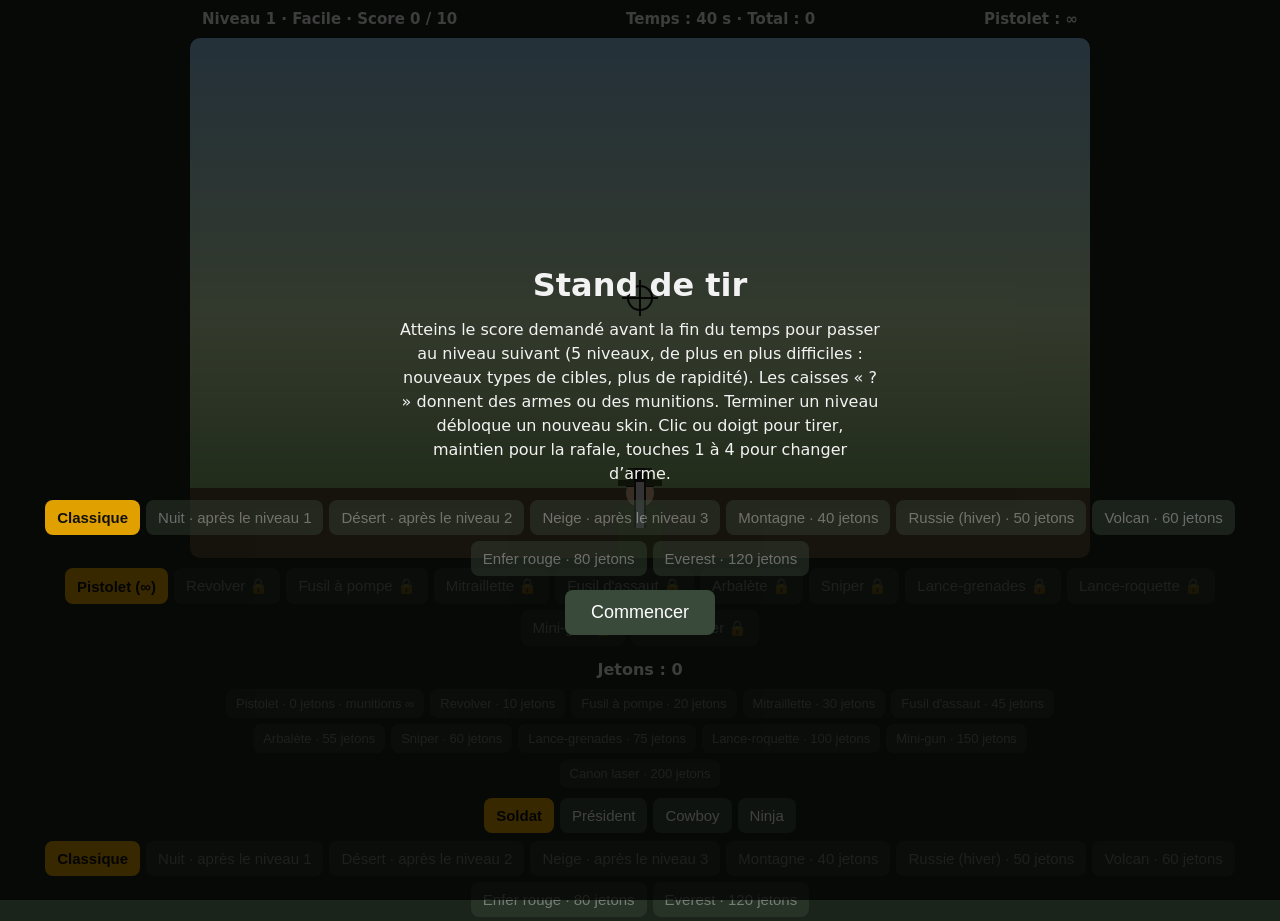
<file: stand_de_tir.html>
<!DOCTYPE html>
<html lang="fr">
<head>
<meta charset="UTF-8">
<meta name="viewport" content="width=device-width, initial-scale=1, viewport-fit=cover">
<title>Stand de tir</title>
<style>
*{box-sizing:border-box}
:root{padding-top:env(safe-area-inset-top,0px);padding-bottom:env(safe-area-inset-bottom,0px)}
body{margin:0;min-height:100vh;background:#1b241b;color:#f2f2f2;font-family:system-ui,sans-serif;display:flex;flex-direction:column;align-items:center}
#hud{width:100%;max-width:900px;display:flex;justify-content:space-between;flex-wrap:wrap;gap:6px;padding:10px 12px;font-size:15px;font-weight:600}
canvas{width:100%;max-width:900px;height:auto;display:block;border-radius:10px;cursor:none;touch-action:none}
#weapons{display:flex;flex-wrap:wrap;gap:6px;justify-content:center;padding:10px}
button{padding:9px 12px;border:0;border-radius:8px;background:#3a4a3a;color:#fff;font-size:15px;cursor:pointer}
button:disabled{opacity:.4;cursor:not-allowed}
button.active{background:#e0a100;color:#111;font-weight:700}
#overlay{position:fixed;inset:0;background:rgba(0,0,0,.75);display:flex;flex-direction:column;align-items:center;justify-content:center;gap:14px;padding:24px;text-align:center}
#overlay.hidden{display:none}
#overlay h1{margin:0}
#overlay p{max-width:480px;margin:0;line-height:1.5}
#skins{display:flex;flex-wrap:wrap;gap:6px;justify-content:center}
#overlay button.big{font-size:18px;padding:12px 26px}
#shop{display:flex;flex-wrap:wrap;gap:6px;justify-content:center;padding:6px 10px;max-width:900px}
#shop button{font-size:13px;padding:7px 10px}
</style>
</head>
<body>
<div id="hud"><span id="score"></span><span id="time"></span><span id="ammo"></span></div>
<canvas id="c"></canvas>
<div id="weapons"></div>
<div id="tokens" style="font-weight:700;padding:4px"></div>
<div id="shop"></div>
<div id="shooters" style="display:flex;gap:6px;flex-wrap:wrap;justify-content:center;padding:4px"></div>
<div id="themes" style="display:flex;gap:6px;flex-wrap:wrap;justify-content:center;padding:4px"></div>
<div id="overlay">
  <h1 id="title">Stand de tir</h1>
  <p id="desc"></p>
  <div id="skins"></div>
  <button id="go" class="big">Commencer</button>
</div>
<script>
const TAU=Math.PI*2;
const cv=document.getElementById('c'),ctx=cv.getContext('2d');
const W=900,H=520;cv.width=W;cv.height=H;
const GUN={x:W/2,y:H-30};

const WEAPONS=[
  {name:'Pistolet',price:0,cool:350,ammo:Infinity,pellets:1,spread:0.01,dmg:1,color:'#ccc'},
  {name:'Revolver',price:10,cool:500,ammo:12,pellets:1,spread:0.005,dmg:2,color:'#999'},
  {name:'Fusil à pompe',price:20,cool:800,ammo:6,pellets:6,spread:0.12,dmg:1,color:'#a0522d'},
  {name:'Mitraillette',price:30,cool:90,ammo:40,pellets:1,spread:0.06,dmg:1,color:'#f55'},
  {name:"Fusil d'assaut",price:45,cool:150,ammo:30,pellets:1,spread:0.03,dmg:1,color:'#6a6'},
  {name:'Arbalète',price:55,cool:900,ammo:8,pellets:1,spread:0,dmg:3,color:'#c84'},
  {name:'Sniper',price:60,cool:1100,ammo:5,pellets:1,spread:0,dmg:3,color:'#3cf'},
  {name:'Lance-grenades',price:75,cool:1000,ammo:4,pellets:1,spread:0.02,dmg:1,splash:70,color:'#8a5'},
  {name:'Lance-roquette',price:100,cool:1300,ammo:3,pellets:1,spread:0,dmg:2,splash:120,color:'#e74'},
  {name:'Mini-gun',price:150,cool:60,ammo:150,pellets:1,spread:0.08,dmg:1,color:'#fc3'},
  {name:'Canon laser',price:200,cool:250,ammo:20,pellets:1,spread:0,dmg:5,color:'#f0f'}
];
const KINDS={
  cible:{r:20,pts:1,hp:1,life:2200},
  canard:{r:22,pts:3,hp:1,life:Infinity},
  blindee:{r:28,pts:5,hp:3,life:4000},
  caisse:{r:18,pts:0,hp:1,life:2600}
};
const LEVELS=[
  {label:'Facile',goal:10,time:40,types:['cible'],spawn:900,speed:1,max:5},
  {label:'Canards',goal:20,time:40,types:['cible','canard'],spawn:800,speed:1.2,max:6},
  {label:'Blindées',goal:35,time:45,types:['cible','canard','blindee'],spawn:700,speed:1.4,max:7},
  {label:'Caisses',goal:50,time:45,types:['cible','canard','blindee','caisse'],spawn:600,speed:1.6,max:7},
  {label:'Expert',goal:70,time:50,types:['cible','canard','blindee','caisse'],spawn:450,speed:1.9,max:9}
];
// Skins : 'lvl' = débloqué en finissant ce niveau (0 = dès le début), 'price' = achetable avec des jetons
const THEMES=[
  {name:'Classique',lvl:0,sky:['#8fc3e6','#c9e4b0','#6b9a4f'],ground:'#5a4a32',ring:'#d33',duck:'#ffd21f'},
  {name:'Nuit',lvl:1,sky:['#0b1026','#243b6b','#1a2a18'],ground:'#2a2a2a',ring:'#0ff',duck:'#ffe066'},
  {name:'Désert',lvl:2,sky:['#f7c873','#fbe3a8','#d9a35a'],ground:'#b98a4a',ring:'#c0392b',duck:'#8d5524'},
  {name:'Neige',lvl:3,sky:['#cfe8f7','#f2fafd','#e8f1f5'],ground:'#ffffff',ring:'#2c7be5',duck:'#ff7b00'},
  {name:'Montagne',price:40,sky:['#6fa8dc','#b7d7f2','#e8f1f8'],ground:'#5d6b4a',peaks:'#8a8f96',ring:'#e67e22',duck:'#f1c40f'},
  {name:'Russie (hiver)',price:50,sky:['#9fb8c9','#dfe9f0','#eef3f6'],ground:'#ffffff',peaks:'#c9d6e0',ring:'#c0392b',duck:'#2c3e50'},
  {name:'Volcan',price:60,sky:['#2a0a04','#7a2a0a','#ff6b00'],ground:'#2b1b17',peaks:'#1a0f0c',ring:'#ffcc00',duck:'#ffb347'},
  {name:'Enfer rouge',price:80,sky:['#3a0a0a','#8b1a1a','#4a1010'],ground:'#5a1f1f',peaks:'#2e0b0b',ring:'#ffcc00',duck:'#ff8c00'},
  {name:'Everest',price:120,sky:['#0b1a33','#3c5a80','#e8f3ff'],ground:'#f5fbff',peaks:'#dfe9f2',ring:'#e74c3c',duck:'#ffd21f'}
];

let state='menu',level=0,maxLevel=0,theme=0,total=0,score=0,timeLeft=40;
let tokens=0,lastTok=-1;
let inv={0:Infinity},cur=0,targets=[],tracers=[],pops=[];
let mouse={x:W/2,y:H/2},lastShot=0,spawnT=0,holding=false,last=0;

const $=id=>document.getElementById(id);
const wBox=$('weapons');
const btns=WEAPONS.map((w,i)=>{
  const b=document.createElement('button');
  b.onclick=()=>{if(inv[i]>0)cur=i;};
  wBox.appendChild(b);
  return b;
});

function spawn(){
  const L=LEVELS[level];
  const type=L.types[Math.floor(Math.random()*L.types.length)];
  const k=KINDS[type];
  const t={type,r:k.r,pts:k.pts,hp:k.hp,life:k.life*(1-level*0.08),x:0,y:0,vx:0,flash:0,dead:false};
  if(type==='canard'){
    t.vx=(Math.random()<.5?1:-1)*(1.5+Math.random()*1.5)*L.speed;
    t.x=t.vx>0?-30:W+30;
    t.y=110+Math.random()*120;
  }else{
    t.x=70+Math.random()*(W-140);
    t.y=(type==='blindee'||type==='caisse')?150+Math.random()*(H-260):120+Math.random()*(H-260);
  }
  targets.push(t);
}

function addPop(x,y,text,color){pops.push({x,y,text,color,life:800});}

function hit(t,dmg){
  if(t.dead)return;
  t.hp-=dmg;
  if(t.hp>0){t.flash=150;return;}
  t.dead=true;
  score+=t.pts;
  const gain=t.type==='caisse'?5:t.pts;
  tokens+=gain;
  addPop(t.x,t.y-20,'+'+gain+' jeton'+(gain>1?'s':''),t.type==='caisse'?'#ffd34d':'#fff');
}

function shoot(now){
  if(state!=='play'||now-lastShot<WEAPONS[cur].cool)return;
  if(mouse.y>GUN.y-40)return;
  if(!(inv[cur]>0))return;
  const w=WEAPONS[cur];
  lastShot=now;
  inv[cur]--;
  queueSave();
  if(inv[cur]===0)cur=0;
  const base=Math.atan2(mouse.y-GUN.y,mouse.x-GUN.x);
  for(let p=0;p<w.pellets;p++){
    const a=base+(Math.random()-.5)*2*w.spread;
    const dx=Math.cos(a),dy=Math.sin(a);
    let best=null,bp=Infinity;
    for(const t of targets){
      if(t.dead)continue;
      const vx=t.x-GUN.x,vy=t.y-GUN.y;
      const pr=vx*dx+vy*dy;
      if(pr<0||pr>=bp)continue;
      if(Math.abs(vx*dy-vy*dx)<t.r){best=t;bp=pr;}
    }
    const L=best?bp:1200;
    tracers.push({x2:GUN.x+dx*L,y2:GUN.y+dy*L,life:90,color:w.color});
    if(best){
      hit(best,w.dmg);
      if(w.splash)for(const t of targets)if(t!==best&&!t.dead&&Math.hypot(t.x-best.x,t.y-best.y)<w.splash)hit(t,w.dmg);
    }
  }
}

function beginLevel(){
  const L=LEVELS[level];
  score=0;timeLeft=L.time;
  targets=[];tracers=[];pops=[];spawnT=0;lastShot=0;
  state='play';
  $('overlay').classList.add('hidden');
}

function newGame(){
  level=0;total=0;cur=0;
  beginLevel();
}

function winLevel(){
  total+=score;
  maxLevel=Math.max(maxLevel,level+1);
  queueSave();
  if(level===LEVELS.length-1){
    state='levelup';
    showOverlay('Niveau Expert réussi !','Score total : '+total+' points. La partie continue sans fin.','Continuer');
  }else{
    state='levelup';
    const N=LEVELS[level+1];
    showOverlay('Niveau '+(level+1)+' réussi !','Score : '+score+' / '+LEVELS[level].goal+'. Prochain niveau : '+(level+2)+' ('+N.label+'), objectif '+N.goal+' points en '+N.time+' s.','Niveau suivant');
  }
}

function loseLevel(){
  total+=score;
  beginLevel();
  addPop(W/2,H/2-60,'Temps écoulé, on repart !','#ffd34d');
}

function update(dt){
  const L=LEVELS[level];
  timeLeft-=dt/1000;
  if(score>=L.goal){winLevel();return;}
  if(timeLeft<=0){timeLeft=0;score<L.goal?loseLevel():winLevel();return;}
  spawnT-=dt;
  if(spawnT<=0){
    if(targets.filter(t=>!t.dead).length<L.max)spawn();
    spawnT=L.spawn*(0.7+Math.random()*0.6);
  }
  for(const t of targets){
    t.x+=t.vx*dt/16;
    t.life-=dt;
    if(t.flash>0)t.flash-=dt;
    if(t.life<=0||t.x<-60||t.x>W+60)t.dead=true;
  }
  targets=targets.filter(t=>!t.dead);
  tracers.forEach(t=>t.life-=dt);
  tracers=tracers.filter(t=>t.life>0);
  pops.forEach(p=>{p.life-=dt;p.y-=dt*0.05;});
  pops=pops.filter(p=>p.life>0);
  if(holding)shoot(performance.now());
}

function drawTarget(t,T){
  ctx.save();
  ctx.translate(t.x,t.y);
  switch(t.type){
    case 'cible':
      ctx.fillStyle='#fff';ctx.beginPath();ctx.arc(0,0,t.r,0,TAU);ctx.fill();
      ctx.fillStyle=T.ring;ctx.beginPath();ctx.arc(0,0,t.r*.66,0,TAU);ctx.fill();
      ctx.fillStyle='#fff';ctx.beginPath();ctx.arc(0,0,t.r*.33,0,TAU);ctx.fill();
      break;
    case 'canard':
      ctx.fillStyle=T.duck;
      ctx.beginPath();ctx.ellipse(0,0,t.r*1.1,t.r*.6,0,0,TAU);ctx.fill();
      ctx.beginPath();ctx.arc(t.vx>0?t.r*.8:-t.r*.8,-t.r*.5,t.r*.45,0,TAU);ctx.fill();
      break;
    case 'blindee':
      ctx.fillStyle='#666';ctx.beginPath();ctx.arc(0,0,t.r,0,TAU);ctx.fill();
      ctx.strokeStyle='#bbb';ctx.lineWidth=4;ctx.stroke();
      ctx.fillStyle='#fff';ctx.font='bold 14px system-ui';ctx.textAlign='center';ctx.textBaseline='middle';
      ctx.fillText(t.hp,0,0);
      break;
    case 'caisse':
      ctx.fillStyle='#8b5a2b';ctx.fillRect(-t.r,-t.r,t.r*2,t.r*2);
      ctx.strokeStyle='#4a2e12';ctx.lineWidth=2;ctx.strokeRect(-t.r,-t.r,t.r*2,t.r*2);
      ctx.fillStyle='#ffd34d';ctx.font='bold 20px system-ui';ctx.textAlign='center';ctx.textBaseline='middle';
      ctx.fillText('?',0,1);
      break;
  }
  if(t.flash>0){
    ctx.globalAlpha=.6;ctx.fillStyle='#fff';
    ctx.beginPath();ctx.arc(0,0,t.r,0,TAU);ctx.fill();
    ctx.globalAlpha=1;
  }
  ctx.restore();
}

function draw(){
  const T=THEMES[theme];
  const g=ctx.createLinearGradient(0,0,0,H);
  g.addColorStop(0,T.sky[0]);g.addColorStop(.55,T.sky[1]);g.addColorStop(1,T.sky[2]);
  ctx.fillStyle=g;ctx.fillRect(0,0,W,H);
  if(T.peaks){
    ctx.fillStyle=T.peaks;ctx.beginPath();
    ctx.moveTo(0,H-70);ctx.lineTo(150,250);ctx.lineTo(300,H-70);ctx.lineTo(480,180);
    ctx.lineTo(680,H-70);ctx.lineTo(820,300);ctx.lineTo(W,H-70);ctx.closePath();ctx.fill();
  }
  ctx.fillStyle=T.ground;ctx.fillRect(0,H-70,W,70);
  for(const t of targets)drawTarget(t,T);
  for(const t of tracers){
    ctx.globalAlpha=Math.max(0,t.life/90);
    ctx.strokeStyle=t.color;ctx.lineWidth=2;
    ctx.beginPath();ctx.moveTo(GUN.x,GUN.y);ctx.lineTo(t.x2,t.y2);ctx.stroke();
  }
  ctx.globalAlpha=1;
  drawShooter(shooter);
  const w=WEAPONS[cur],a=Math.atan2(mouse.y-GUN.y,mouse.x-GUN.x);
  ctx.save();
  ctx.translate(GUN.x,GUN.y);ctx.rotate(a);
  ctx.fillStyle='#222';ctx.fillRect(0,-6,60,12);
  ctx.fillStyle=w.color;ctx.fillRect(0,-4,46,8);
  ctx.restore();
  ctx.strokeStyle='#111';ctx.lineWidth=2;
  ctx.beginPath();
  ctx.arc(mouse.x,mouse.y,12,0,TAU);
  ctx.moveTo(mouse.x-18,mouse.y);ctx.lineTo(mouse.x+18,mouse.y);
  ctx.moveTo(mouse.x,mouse.y-18);ctx.lineTo(mouse.x,mouse.y+18);
  ctx.stroke();
  ctx.font='bold 16px system-ui';ctx.textAlign='center';ctx.textBaseline='alphabetic';
  for(const p of pops){
    ctx.globalAlpha=Math.max(0,p.life/800);
    ctx.fillStyle=p.color;ctx.fillText(p.text,p.x,p.y);
  }
  ctx.globalAlpha=1;
}

function updateHUD(){
  if(tokens!==lastTok)renderShop();
  const L=LEVELS[level];
  $('score').textContent='Niveau '+(level+1)+' · '+L.label+' · Score '+score+' / '+L.goal;
  $('time').textContent='Temps : '+Math.ceil(timeLeft)+' s · Total : '+total;
  const ammoTxt=v=>v===Infinity?'∞':v;
  $('ammo').textContent=WEAPONS[cur].name+' : '+ammoTxt(inv[cur]);
  btns.forEach((b,i)=>{
    b.textContent=WEAPONS[i].name+(inv[i]===undefined?' 🔒':' ('+ammoTxt(inv[i])+')');
    b.disabled=!(inv[i]>0);
    b.classList.toggle('active',i===cur);
  });
}

let shooter=0;
const SHOOTERS=[
  {n:'Soldat',body:'#4b5a2f',skin:'#e0b48a',hair:'#222',hat:'#3d4a25'},
  {n:'Président',body:'#1e2a44',skin:'#f0c39a',hair:'#d9c27a',tie:'#a01c1c'},
  {n:'Cowboy',body:'#8b5a2b',skin:'#e6b98c',hair:'#4a2e12',hat:'#6b4423'},
  {n:'Ninja',body:'#111',skin:'#333',hair:'#111',mask:true}
];
function drawShooter(i){
  const s=SHOOTERS[i],x=GUN.x;
  ctx.save();
  ctx.fillStyle=s.body;ctx.fillRect(x-22,468,44,60);
  if(s.tie){ctx.fillStyle=s.tie;ctx.fillRect(x-3,470,6,22);}
  ctx.fillStyle=s.skin;ctx.beginPath();ctx.arc(x,455,14,0,TAU);ctx.fill();
  ctx.fillStyle=s.hair;ctx.beginPath();ctx.arc(x,449,14,Math.PI,TAU);ctx.fill();
  if(s.hat){ctx.fillStyle=s.hat;ctx.fillRect(x-22,442,44,6);ctx.fillRect(x-12,430,24,12);}
  if(s.mask){ctx.fillStyle='#111';ctx.fillRect(x-14,457,28,8);}
  ctx.strokeStyle=s.body;ctx.lineWidth=9;ctx.lineCap='round';
  ctx.beginPath();ctx.moveTo(x-16,478);ctx.lineTo(x+6,488);ctx.stroke();
  ctx.restore();
}
function renderShooters(){
  queueSave();
  const box=$('shooters');
  box.innerHTML='';
  SHOOTERS.forEach((s,i)=>{
    const b=document.createElement('button');
    b.textContent=s.n;
    b.className=i===shooter?'active':'';
    b.onclick=()=>{shooter=i;renderShooters();};
    box.appendChild(b);
  });
}

// Sauvegarde : chaque joueur a sa propre progression (data/users/<id>/progress)
let saveDoc=null,saveT=0,loaded=false;
async function initSave(){
  try{
    const dbNs=await window.claude?.use('db'),us=await window.claude?.use('user');
    if(!dbNs||!us)return;
    const uid=await us.id();
    saveDoc=dbNs.collection('data/users/'+uid).doc('progress');
    const snap=await saveDoc.get();
    if(snap.exists){
      const d=snap.data()||{};
      tokens=d.tokens|0;
      bought=Array.isArray(d.bought)?d.bought:[0];
      maxLevel=d.maxLevel|0;
      theme=d.theme|0;
      shooter=d.shooter|0;
      if(d.inv){inv={};for(const k in d.inv)inv[k]=d.inv[k]===-1?Infinity:d.inv[k];}
    }
    loaded=true;
    lastTok=-1;
    renderShooters();
  }catch(e){console.warn('Sauvegarde indisponible',e);}
}
function queueSave(){
  if(!loaded)return;
  clearTimeout(saveT);
  saveT=setTimeout(saveProgress,800);
}
function saveProgress(){
  if(!saveDoc)return;
  const invOut={};
  for(const k in inv)invOut[k]=inv[k]===Infinity?-1:inv[k];
  saveDoc.set({tokens,bought,maxLevel,theme,shooter,inv:invOut}).catch(()=>{});
}

function buy(i){
  const w=WEAPONS[i];
  if(i===0||tokens<w.price)return;
  tokens-=w.price;
  inv[i]=w.ammo;
  cur=i;
  renderShop();
}

function renderShop(){
  lastTok=tokens;
  renderSkins();
  $('tokens').textContent='Jetons : '+tokens;
  const box=$('shop');
  box.innerHTML='';
  WEAPONS.forEach((w,i)=>{
    const b=document.createElement('button');
    const own=inv[i]!==undefined;
    const ammo=own?' · munitions '+(inv[i]===Infinity?'∞':inv[i]):'';
    b.textContent=w.name+' · '+w.price+' jetons'+ammo;
    b.disabled=i===0||tokens<w.price;
    b.onclick=()=>buy(i);
    box.appendChild(b);
  });
}

let bought=[0];
function themeOwned(i){
  const t=THEMES[i];
  return bought.includes(i)||(t.lvl!==undefined&&t.lvl<=maxLevel);
}
function buyTheme(i){
  const t=THEMES[i];
  if(!themeOwned(i)&&tokens>=t.price){tokens-=t.price;bought.push(i);}
  if(themeOwned(i))theme=i;
  renderShop();
  renderSkins();
}
function renderSkins(){
  queueSave();
  for(const id of ['skins','themes']){
    const box=$(id);
    box.innerHTML='';
    THEMES.forEach((t,i)=>{
      const b=document.createElement('button');
      const own=themeOwned(i);
      if(own)b.textContent=t.name;
      else if(t.price!==undefined)b.textContent=t.name+' · '+t.price+' jetons';
      else b.textContent=t.name+' · après le niveau '+t.lvl;
      b.disabled=!own&&(t.price===undefined||tokens<t.price);
      b.className=i===theme?'active':'';
      b.onclick=()=>own?(theme=i,renderSkins()):buyTheme(i);
      box.appendChild(b);
    });
  }
}

function showOverlay(title,desc,btn){
  $('title').textContent=title;
  $('desc').textContent=desc;
  $('go').textContent=btn;
  renderSkins();
  $('overlay').classList.remove('hidden');
}

function setMouse(e){
  const r=cv.getBoundingClientRect();
  mouse.x=(e.clientX-r.left)*W/r.width;
  mouse.y=(e.clientY-r.top)*H/r.height;
}

cv.addEventListener('pointermove',setMouse);
cv.addEventListener('pointerdown',e=>{setMouse(e);holding=true;shoot(performance.now());});
window.addEventListener('pointerup',()=>{holding=false;});
window.addEventListener('keydown',e=>{
  if(e.key>='1'&&e.key<='4'){const i=+e.key-1;if(inv[i]>0)cur=i;}
  if(e.code==='Space'){e.preventDefault();shoot(performance.now());}
});

$('go').onclick=()=>{
  if(state==='levelup'){level=Math.min(level+1,LEVELS.length-1);beginLevel();}
  else if(state==='end'){beginLevel();}
  else newGame();
};

function frame(now){
  const dt=Math.min(50,now-(last||now));
  last=now;
  if(state==='play')update(dt);
  draw();
  updateHUD();
  requestAnimationFrame(frame);
}

showOverlay(
  'Stand de tir',
  'Atteins le score demandé avant la fin du temps pour passer au niveau suivant (5 niveaux, de plus en plus difficiles : nouveaux types de cibles, plus de rapidité). Les caisses « ? » donnent des armes ou des munitions. Terminer un niveau débloque un nouveau skin. Clic ou doigt pour tirer, maintien pour la rafale, touches 1 à 4 pour changer d’arme.',
  'Commencer'
);
renderShooters();
initSave();
requestAnimationFrame(frame);
</script>
</body>
</html>
</file>
